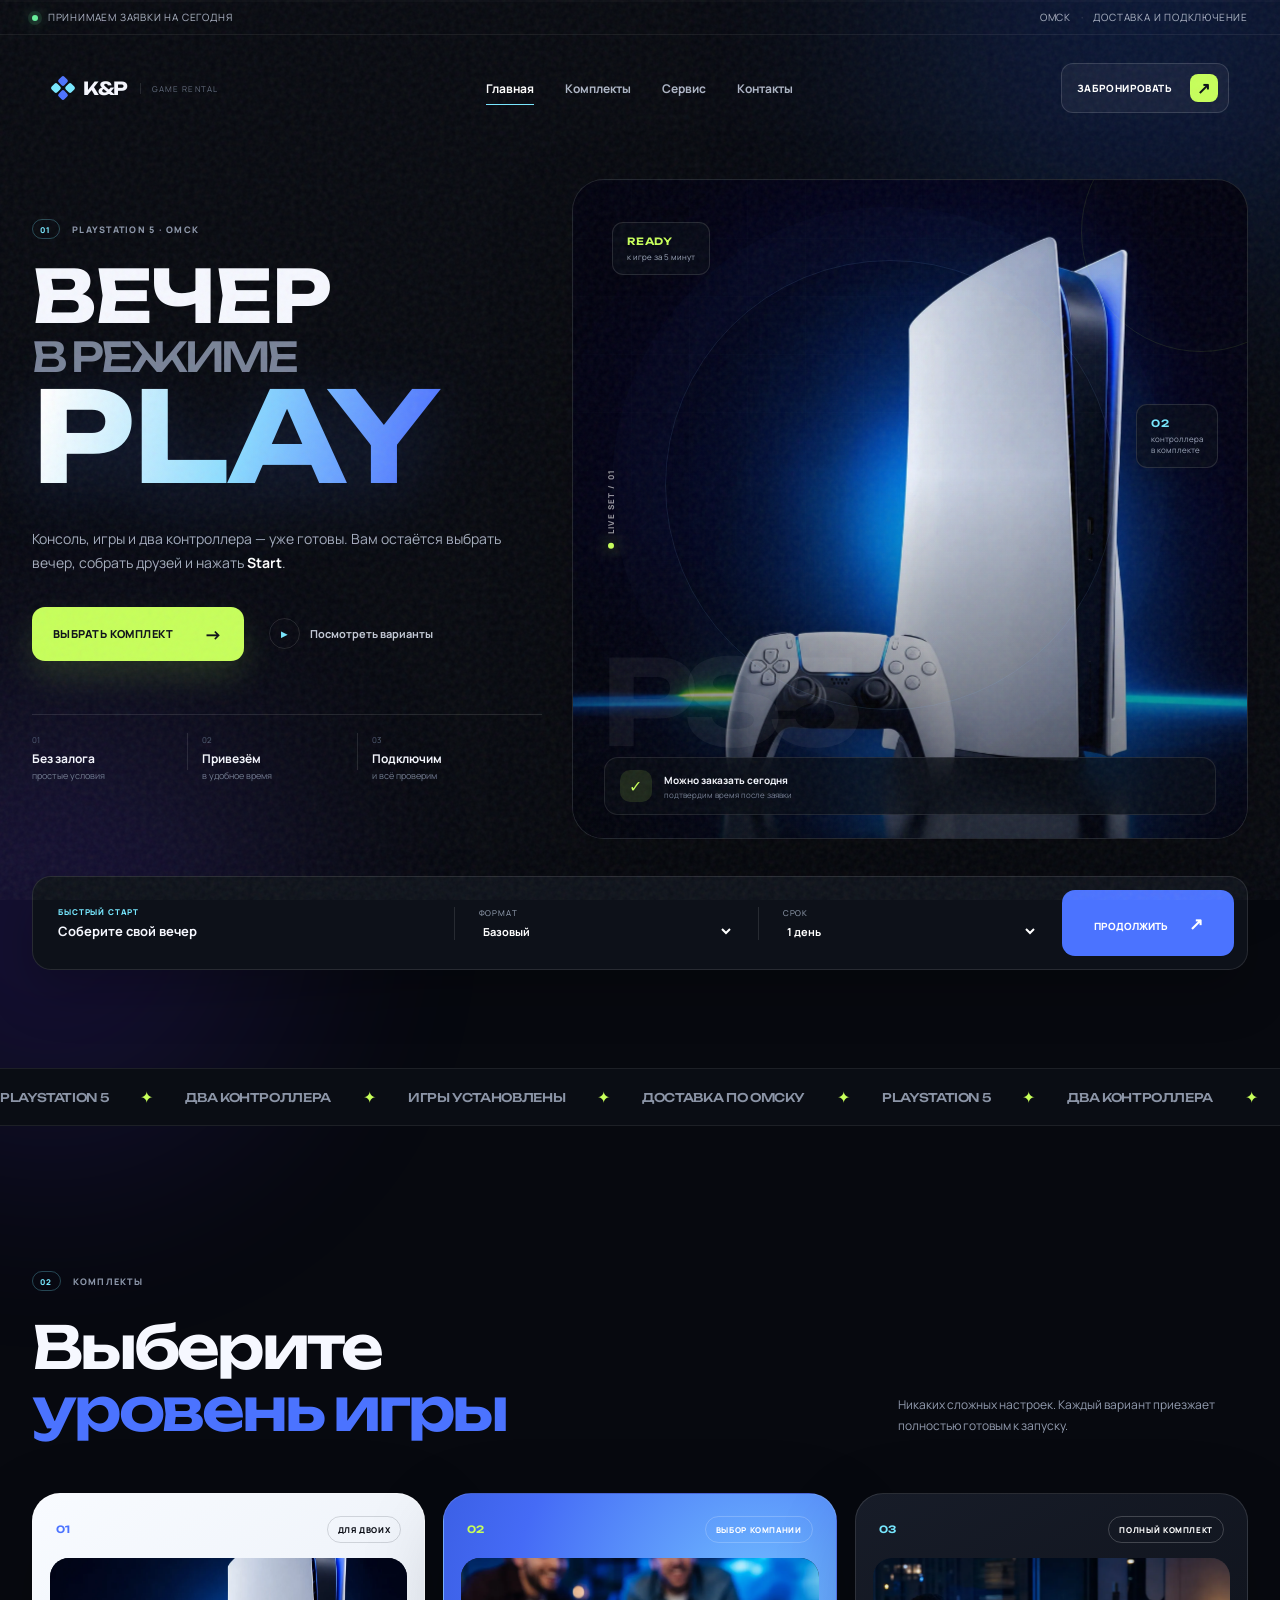
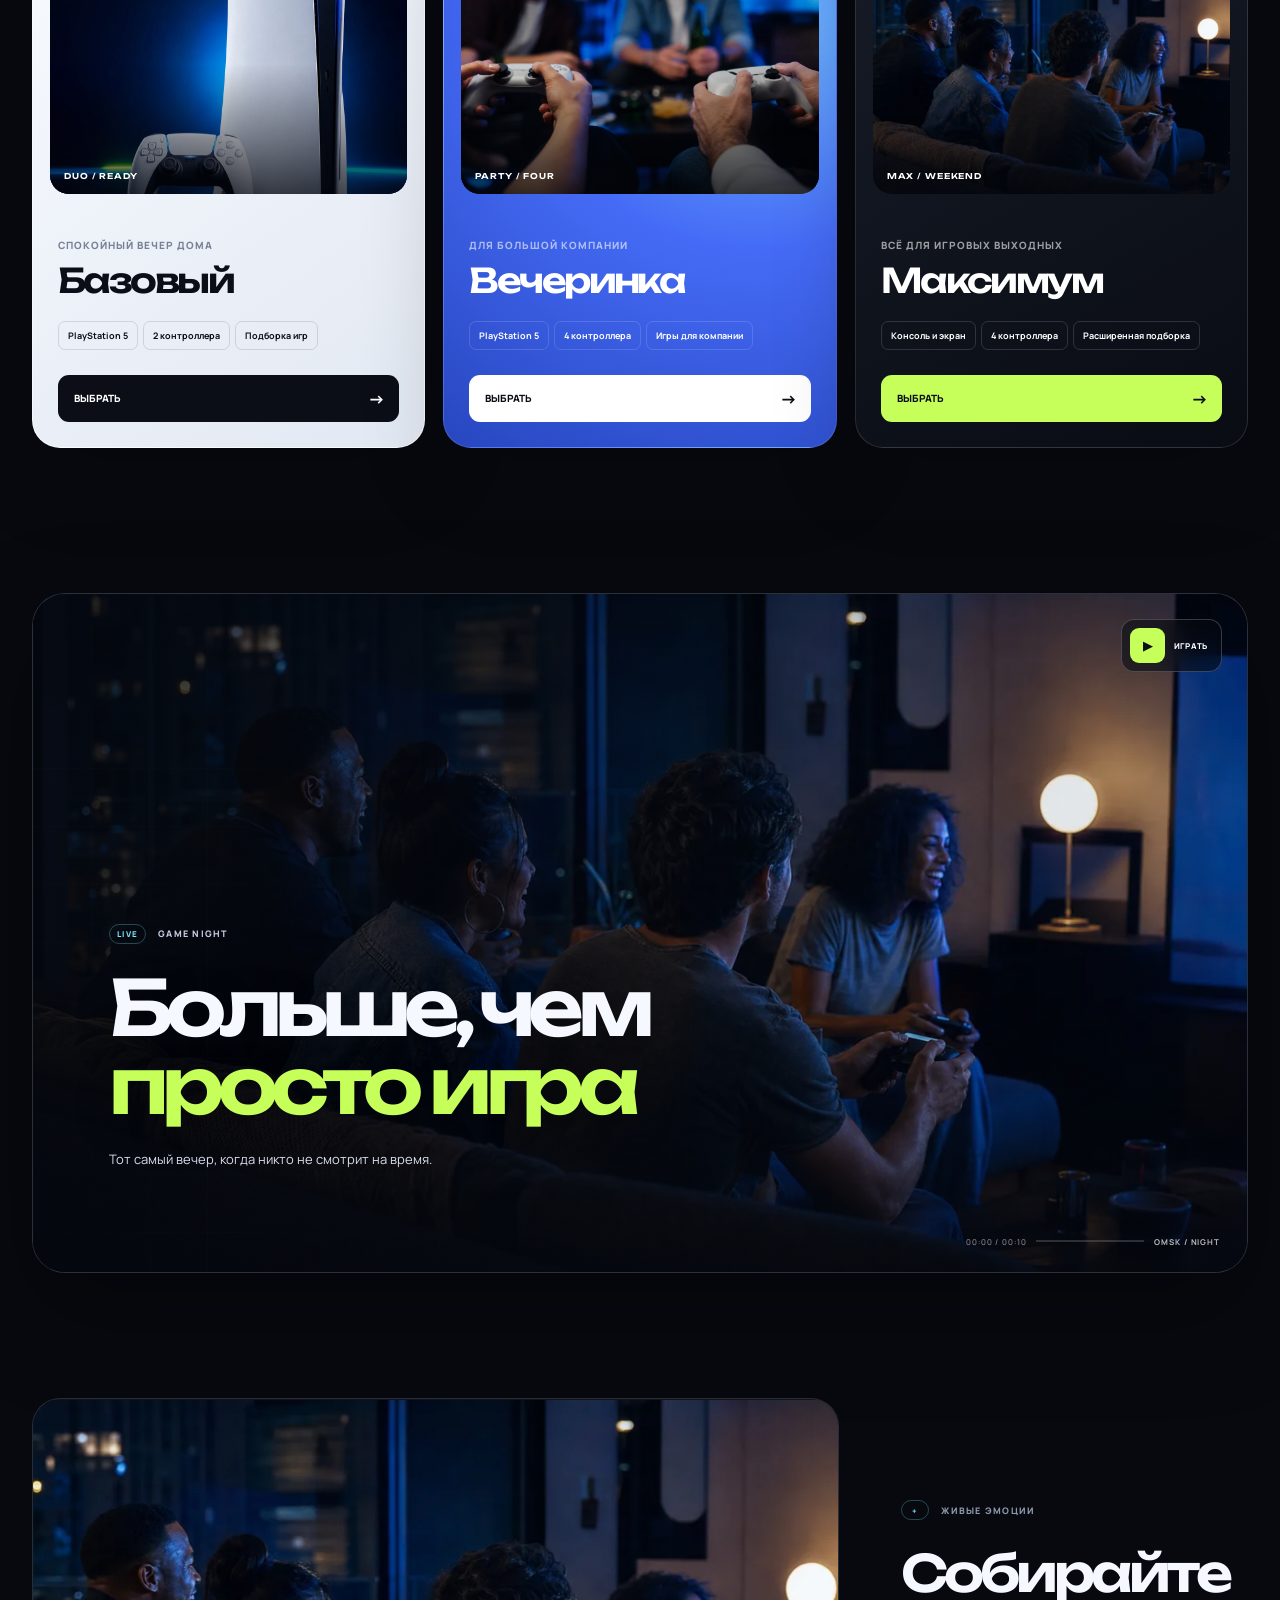
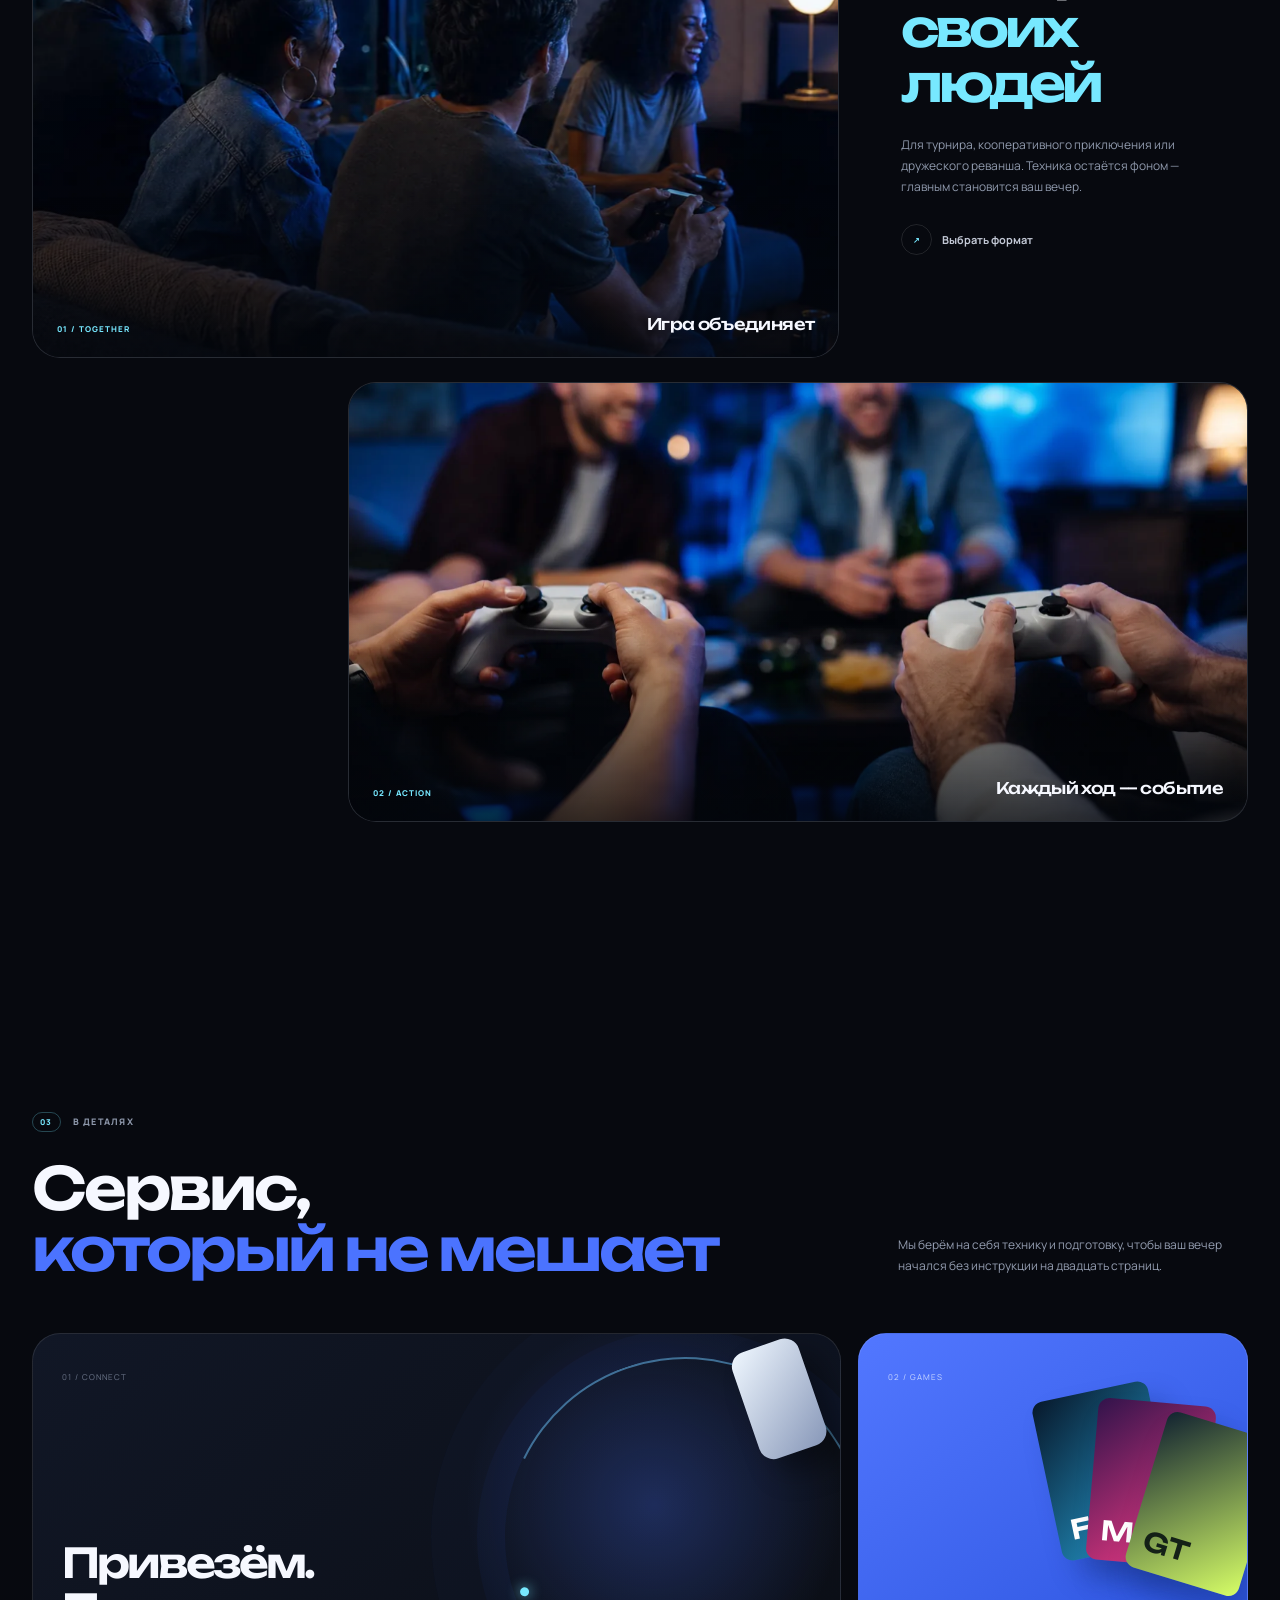
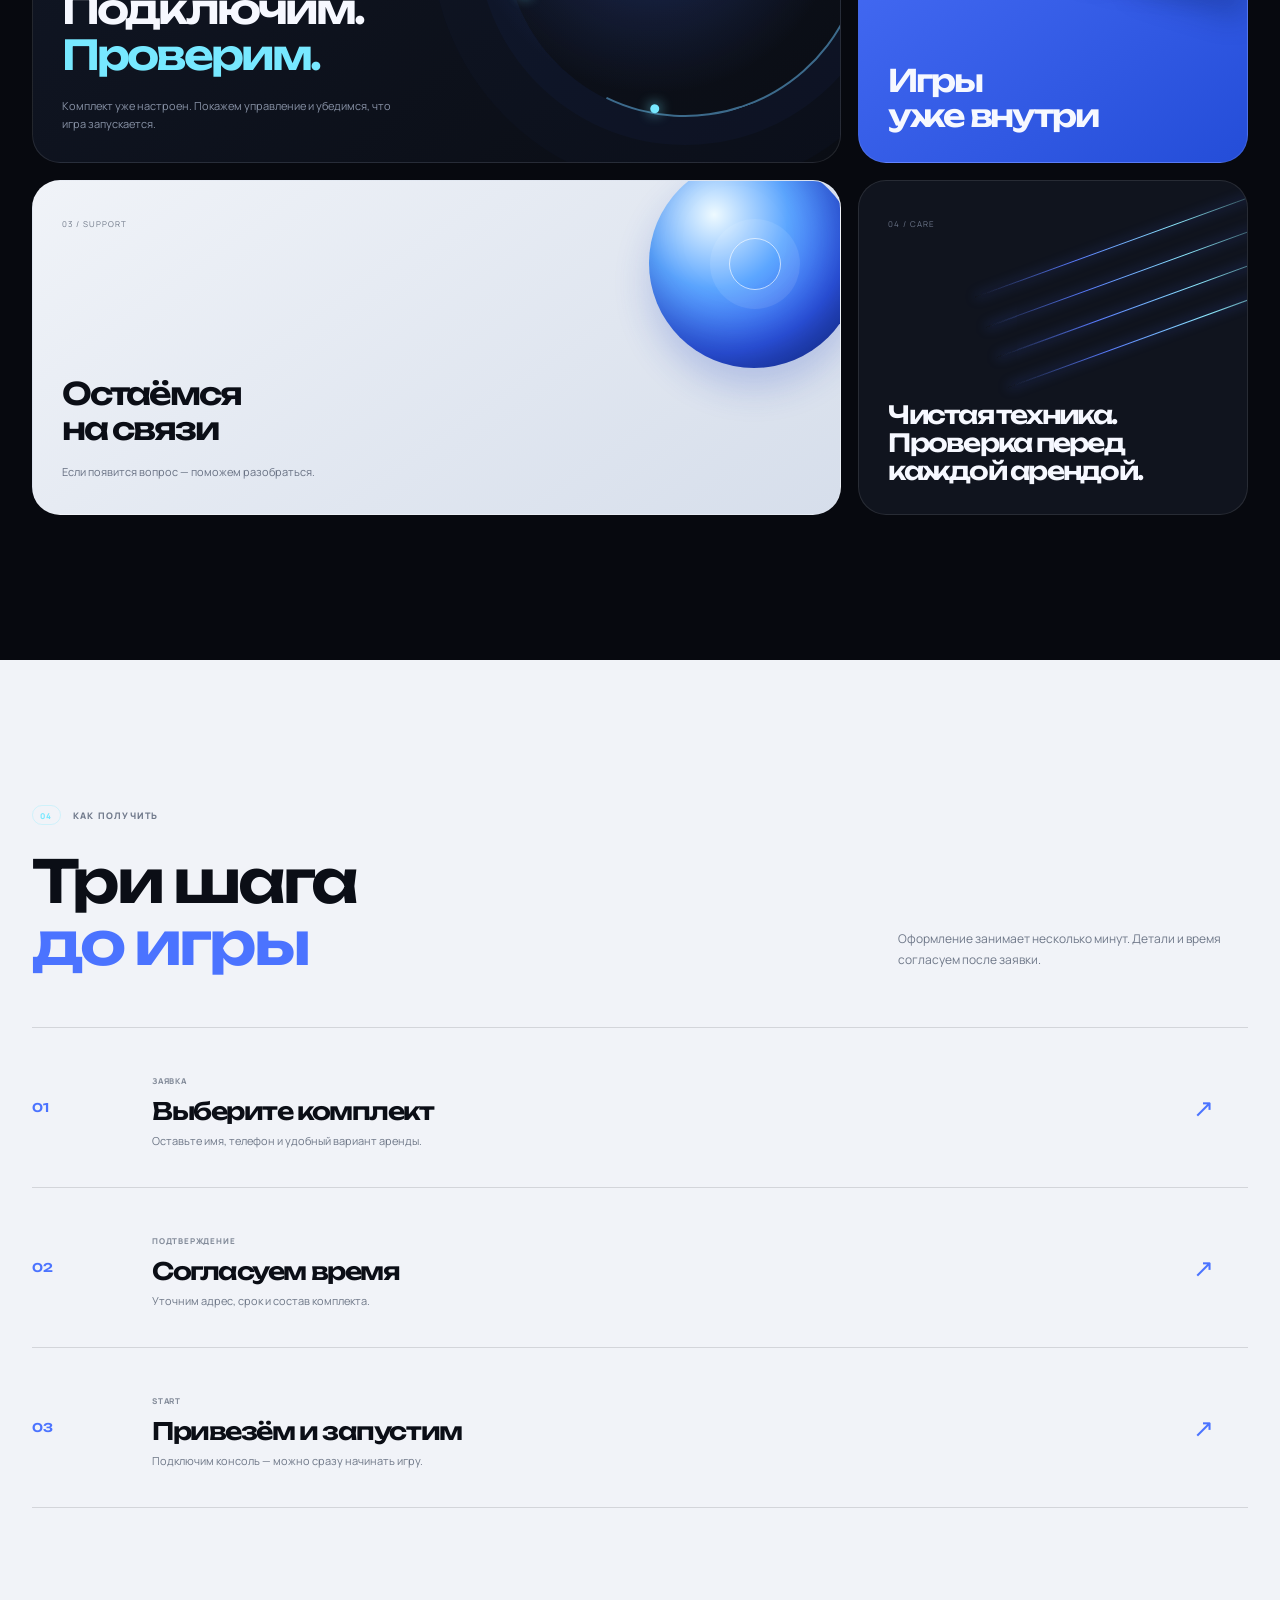
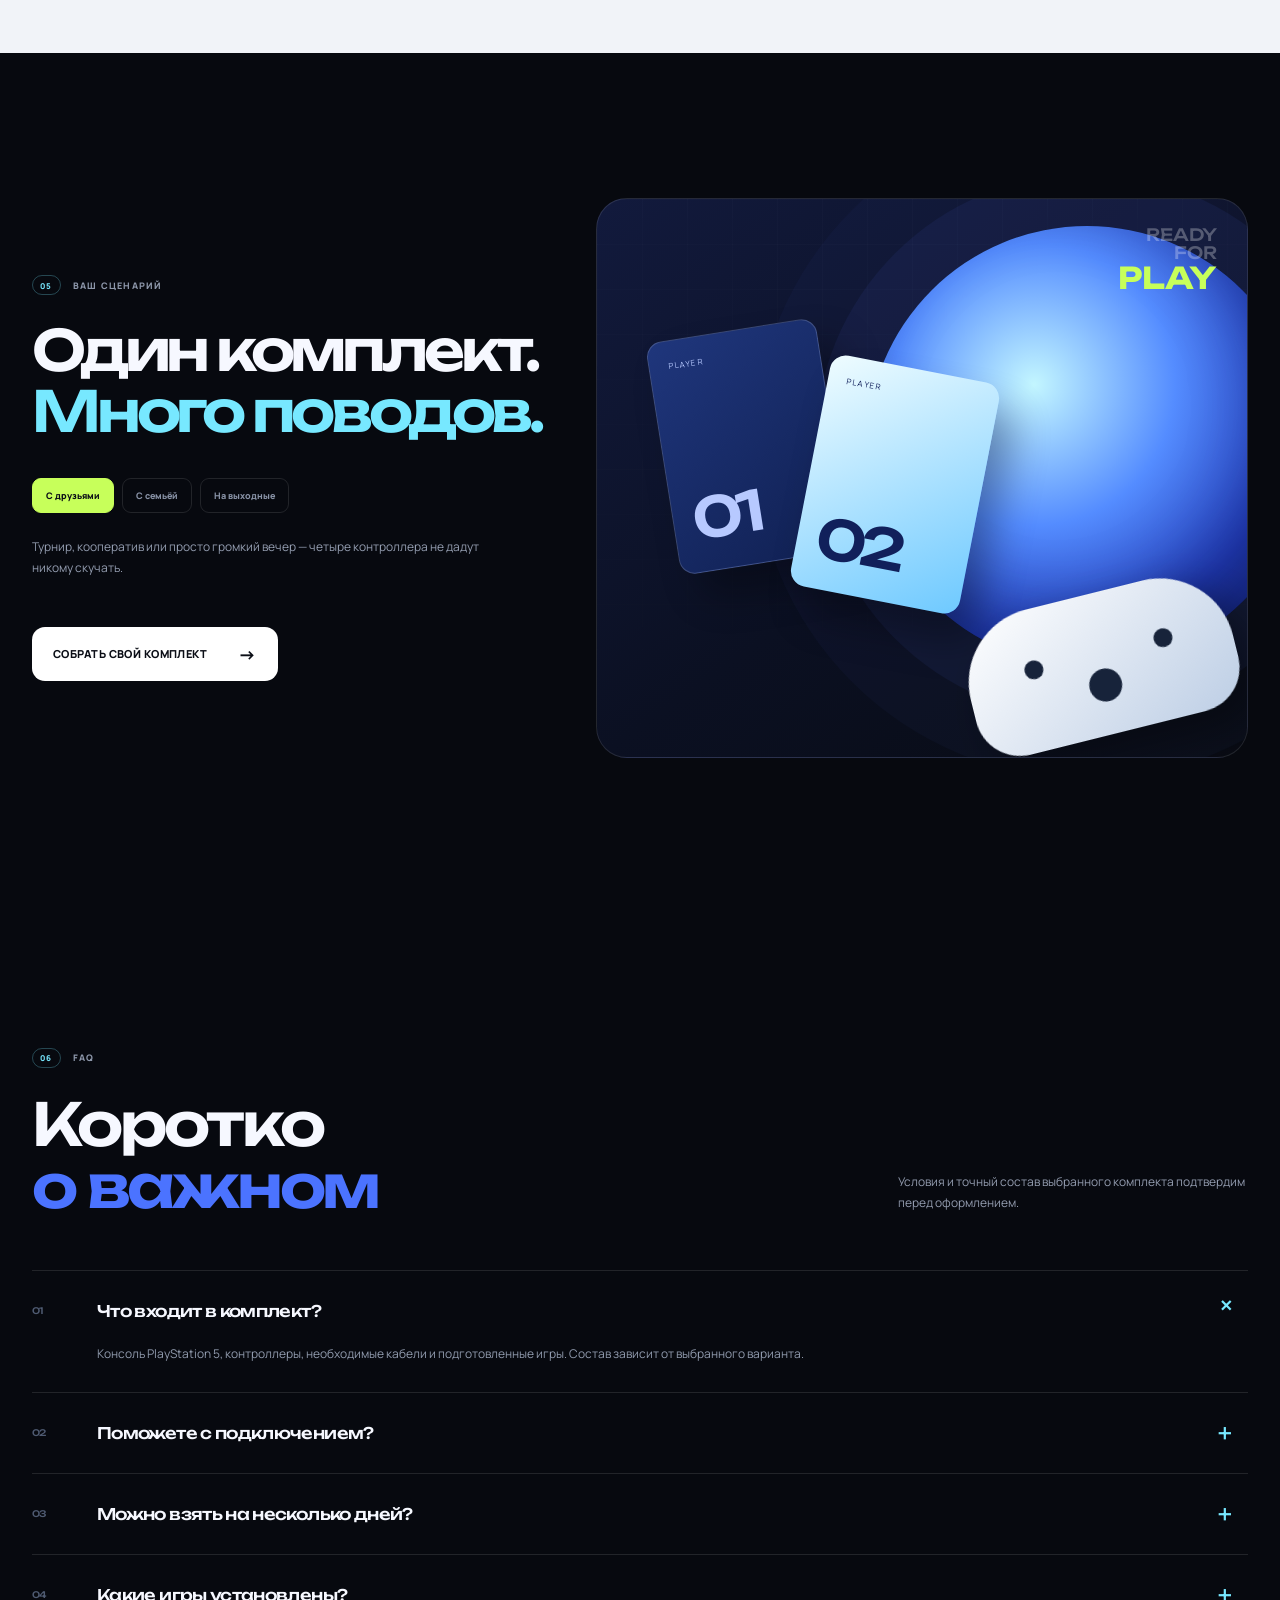
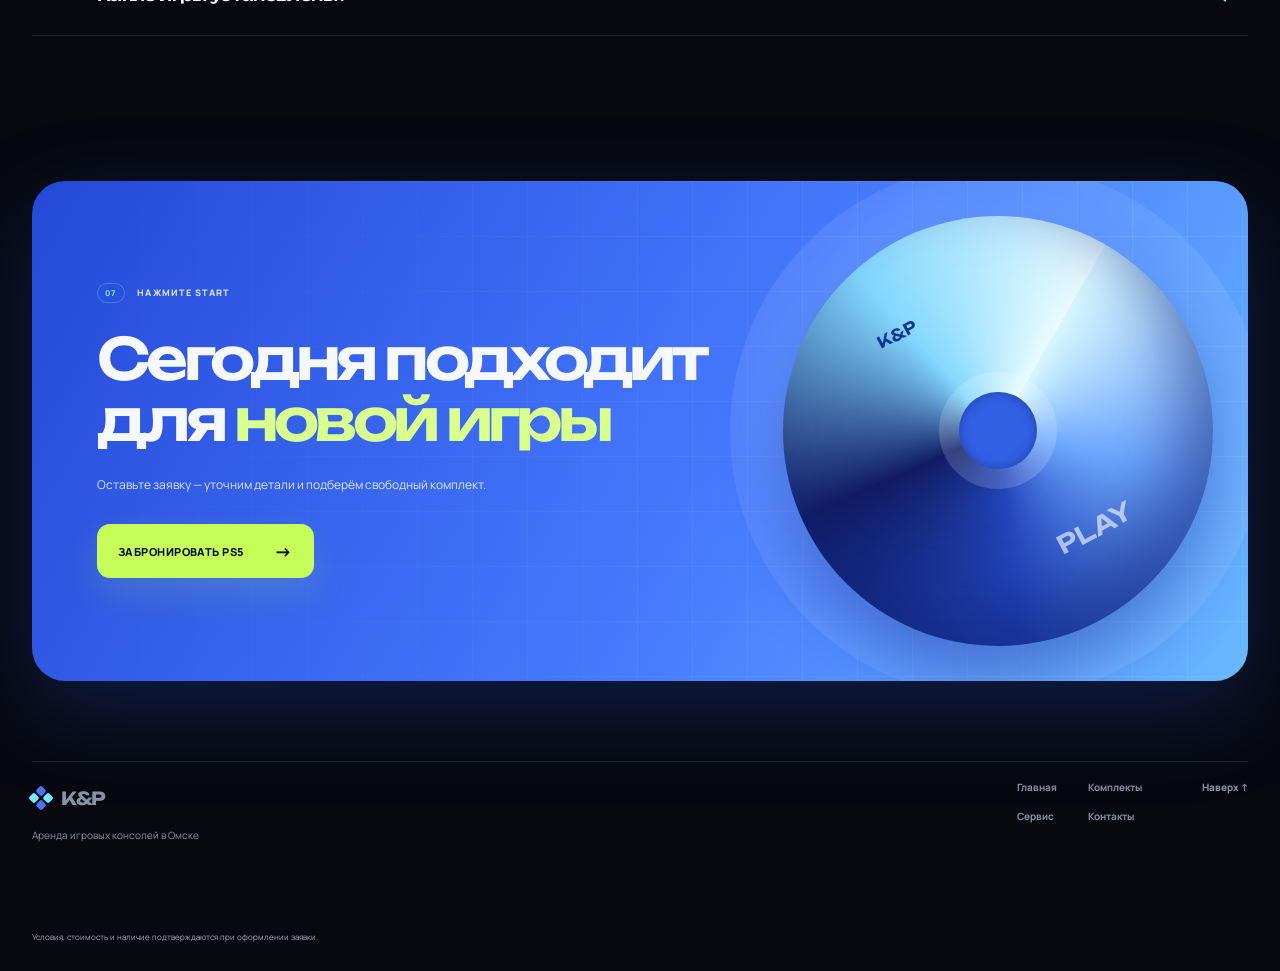
<file: index.html>
<!doctype html>
<html lang="ru">
  <head>
    <meta charset="UTF-8" />
    <meta name="viewport" content="width=device-width, initial-scale=1" />
    <meta name="theme-color" content="#07090f" />
    <meta
      name="description"
      content="K&P — аренда PlayStation 5 в Омске. Привезём, подключим и подготовим всё для игры."
    />
    <title>K&P — аренда PlayStation 5 в Омске</title>
    <link rel="icon" href="assets/favicon.svg?v=1" type="image/svg+xml" sizes="any" />
    <link rel="preconnect" href="https://fonts.googleapis.com" />
    <link rel="preconnect" href="https://fonts.gstatic.com" crossorigin />
    <link
      href="https://fonts.googleapis.com/css2?family=Manrope:wght@400;500;600;700;800&family=Unbounded:wght@500;600;700&display=swap"
      rel="stylesheet"
    />
    <link rel="stylesheet" href="styles.css" />
  </head>
  <body data-page="home">
    <a class="skip-link" href="#content">Перейти к содержанию</a>
    <div class="ambient ambient-one" aria-hidden="true"></div>
    <div class="ambient ambient-two" aria-hidden="true"></div>
    <div class="scroll-progress" aria-hidden="true"><i data-scroll-progress></i></div>

    <div class="topline">
      <div class="shell topline-inner">
        <p><span class="live-dot"></span> Принимаем заявки на сегодня</p>
        <p>Омск <span>·</span> Доставка и подключение</p>
      </div>
    </div>

    <header class="site-header shell" data-header>
      <a class="brand" href="index.html" aria-label="K&P — на главную">
        <span class="brand-symbol" aria-hidden="true"><i></i><i></i><i></i><i></i></span>
        <span class="brand-name">K&P</span>
        <small>game rental</small>
      </a>
      <nav class="main-nav" aria-label="Главная навигация">
        <a href="index.html" data-nav="home">Главная</a>
        <a href="sets.html" data-nav="sets">Комплекты</a>
        <a href="service.html" data-nav="service">Сервис</a>
        <a href="contacts.html" data-nav="contacts">Контакты</a>
      </nav>
      <button class="menu-toggle" type="button" aria-label="Открыть меню" aria-expanded="false" data-menu-toggle><i></i><i></i></button>
      <button class="nav-cta" type="button" data-open-modal aria-label="Открыть форму бронирования">
        <span>Забронировать</span><b aria-hidden="true">↗</b>
      </button>
    </header>

    <main id="content">
      <section class="hero shell" id="top">
        <div class="hero-copy reveal">
          <p class="eyebrow"><span>01</span> PlayStation 5 · Омск</p>
          <h1><span>Вечер</span><strong>в режиме</strong><em>PLAY</em></h1>
          <p class="hero-lead">
            Консоль, игры и два контроллера — уже готовы. Вам остаётся выбрать вечер,
            собрать друзей и нажать <b>Start</b>.
          </p>
          <div class="hero-actions">
            <button class="button button-accent" type="button" data-open-modal>
              Выбрать комплект <span>→</span>
            </button>
            <a class="text-link" href="#sets"><i>▶</i> Посмотреть варианты</a>
          </div>
          <ul class="hero-points" aria-label="Что входит в сервис">
            <li><span>01</span><b>Без залога</b><small>простые условия</small></li>
            <li><span>02</span><b>Привезём</b><small>в удобное время</small></li>
            <li><span>03</span><b>Подключим</b><small>и всё проверим</small></li>
          </ul>
        </div>

        <div class="hero-stage hero-stage-photo reveal reveal-delay" data-glow data-tilt>
          <img class="hero-product-photo" src="assets/media/hero-console-v2.webp" alt="Игровая консоль и беспроводной контроллер в синем студийном свете" fetchpriority="high" decoding="async" />
          <div class="stage-grid" aria-hidden="true"></div>
          <div class="orbit orbit-a" aria-hidden="true"></div>
          <div class="orbit orbit-b" aria-hidden="true"></div>
          <div class="stage-label label-top"><span>READY</span><small>к игре за 5 минут</small></div>
          <div class="stage-label label-side"><span>02</span><small>контроллера<br />в комплекте</small></div>
          <div class="stage-word" aria-hidden="true">PS5</div>
          <div class="stage-live-mark" aria-hidden="true"><i></i><span>LIVE SET / 01</span></div>
          <div class="availability">
            <span class="availability-icon">✓</span>
            <p><b>Можно заказать сегодня</b><small>подтвердим время после заявки</small></p>
          </div>
        </div>

        <div class="booking-bar reveal">
          <div class="booking-intro"><span>Быстрый старт</span><b>Соберите свой вечер</b></div>
          <label><span>Формат</span><select id="quick-set" aria-label="Выберите формат"><option value="Базовый">Базовый</option><option value="Вечеринка">Вечеринка</option><option value="Максимум">Максимум</option></select></label>
          <label><span>Срок</span><select id="quick-duration" aria-label="Выберите срок"><option>1 день</option><option>2 дня</option><option>Все выходные</option></select></label>
          <button type="button" class="booking-submit" data-open-modal data-from-quick>Продолжить <span>↗</span></button>
        </div>
      </section>

      <section class="ticker" aria-label="Преимущества аренды">
        <div class="ticker-track">
          <span>PLAYSTATION 5</span><i>✦</i><span>ДВА КОНТРОЛЛЕРА</span><i>✦</i><span>ИГРЫ УСТАНОВЛЕНЫ</span><i>✦</i><span>ДОСТАВКА ПО ОМСКУ</span><i>✦</i>
          <span aria-hidden="true">PLAYSTATION 5</span><i aria-hidden="true">✦</i><span aria-hidden="true">ДВА КОНТРОЛЛЕРА</span><i aria-hidden="true">✦</i><span aria-hidden="true">ИГРЫ УСТАНОВЛЕНЫ</span><i aria-hidden="true">✦</i><span aria-hidden="true">ДОСТАВКА ПО ОМСКУ</span><i aria-hidden="true">✦</i>
        </div>
      </section>

      <section class="packages shell section-space" id="sets">
        <header class="section-heading reveal">
          <div><p class="eyebrow"><span>02</span> Комплекты</p><h2>Выберите<br /><em>уровень игры</em></h2></div>
          <p>Никаких сложных настроек. Каждый вариант приезжает полностью готовым к запуску.</p>
        </header>

        <div class="package-grid">
          <article class="package-card package-white reveal" data-glow data-tilt>
            <div class="package-top"><span class="package-index">01</span><span class="package-tag">для двоих</span></div>
            <div class="package-visual package-media"><img src="assets/media/hero-console-v2.webp" alt="Консоль и контроллер для базового комплекта" loading="lazy" decoding="async" /><span>DUO / READY</span></div>
            <div class="package-content">
              <p>Спокойный вечер дома</p><h3>Базовый</h3>
              <ul><li>PlayStation 5</li><li>2 контроллера</li><li>Подборка игр</li></ul>
              <button type="button" data-open-modal data-package="Базовый">Выбрать <span>→</span></button>
            </div>
          </article>

          <article class="package-card package-blue reveal reveal-delay" data-glow data-tilt>
            <div class="package-top"><span class="package-index">02</span><span class="package-tag">выбор компании</span></div>
            <div class="package-visual package-media"><img src="assets/media/controllers.webp" alt="Игроки с контроллерами для комплекта Вечеринка" loading="lazy" decoding="async" /><span>PARTY / FOUR</span></div>
            <div class="package-content">
              <p>Для большой компании</p><h3>Вечеринка</h3>
              <ul><li>PlayStation 5</li><li>4 контроллера</li><li>Игры для компании</li></ul>
              <button type="button" data-open-modal data-package="Вечеринка">Выбрать <span>→</span></button>
            </div>
          </article>

          <article class="package-card package-dark reveal reveal-delay-two" data-glow data-tilt>
            <div class="package-top"><span class="package-index">03</span><span class="package-tag">полный комплект</span></div>
            <div class="package-visual package-media"><img src="assets/media/game-night.webp" alt="Игровой вечер большой компании для комплекта Максимум" loading="lazy" decoding="async" /><span>MAX / WEEKEND</span></div>
            <div class="package-content">
              <p>Всё для игровых выходных</p><h3>Максимум</h3>
              <ul><li>Консоль и экран</li><li>4 контроллера</li><li>Расширенная подборка</li></ul>
              <button type="button" data-open-modal data-package="Максимум">Выбрать <span>→</span></button>
            </div>
          </article>
        </div>
      </section>

      <section class="cinematic-reel shell reveal" aria-label="Атмосфера игрового вечера" data-glow>
        <video class="reel-video" autoplay muted loop playsinline preload="metadata" poster="assets/media/game-night.webp" data-reel-video>
          <source src="assets/media/game-night-loop.mp4" type="video/mp4" />
        </video>
        <div class="reel-shade" aria-hidden="true"></div>
        <div class="reel-copy">
          <p class="eyebrow"><span>LIVE</span> Game night</p>
          <h2>Больше, чем<br /><em>просто игра</em></h2>
          <p>Тот самый вечер, когда никто не смотрит на время.</p>
        </div>
        <button class="reel-control" type="button" aria-label="Приостановить видео" data-video-toggle><span>Ⅱ</span><small>Пауза</small></button>
        <div class="reel-caption"><span data-video-time>00:00 / 00:10</span><i class="reel-progress"><b data-video-progress></b></i><strong>OMSK / NIGHT</strong></div>
      </section>

      <section class="media-story shell">
        <figure class="story-frame story-frame-wide reveal parallax-media" data-parallax data-glow>
          <img src="assets/media/game-night.webp" alt="Компания друзей играет в консоль вечером" loading="lazy" decoding="async" />
          <figcaption><span>01 / TOGETHER</span><b>Игра объединяет</b></figcaption>
        </figure>
        <div class="story-copy reveal">
          <p class="eyebrow"><span>+</span> Живые эмоции</p>
          <h2>Собирайте<br /><em>своих людей</em></h2>
          <p>Для турнира, кооперативного приключения или дружеского реванша. Техника остаётся фоном — главным становится ваш вечер.</p>
          <a class="text-link" href="sets.html"><i>↗</i> Выбрать формат</a>
        </div>
        <figure class="story-frame story-frame-detail reveal parallax-media" data-parallax data-glow>
          <img src="assets/media/controllers.webp" alt="Крупный план игроков с контроллерами" loading="lazy" decoding="async" />
          <figcaption><span>02 / ACTION</span><b>Каждый ход — событие</b></figcaption>
        </figure>
      </section>

      <section class="benefits shell section-space" id="benefits">
        <header class="section-heading reveal">
          <div><p class="eyebrow"><span>03</span> В деталях</p><h2>Сервис,<br /><em>который не мешает</em></h2></div>
          <p>Мы берём на себя технику и подготовку, чтобы ваш вечер начался без инструкции на двадцать страниц.</p>
        </header>

        <div class="bento-grid">
          <article class="bento bento-large reveal">
            <span class="bento-number">01 / CONNECT</span>
            <div class="bento-copy"><h3>Привезём.<br />Подключим.<br /><em>Проверим.</em></h3><p>Комплект уже настроен. Покажем управление и убедимся, что игра запускается.</p></div>
            <div class="cable-art" aria-hidden="true"><i></i><b></b><em></em></div>
          </article>
          <article class="bento bento-games reveal reveal-delay">
            <span class="bento-number">02 / GAMES</span>
            <h3>Игры<br />уже внутри</h3>
            <div class="game-stack" aria-hidden="true"><i>FC</i><i>MK</i><i>GT</i></div>
          </article>
          <article class="bento bento-support reveal">
            <span class="bento-number">03 / SUPPORT</span>
            <div class="support-orb" aria-hidden="true"><i></i></div>
            <h3>Остаёмся<br />на связи</h3><p>Если появится вопрос — поможем разобраться.</p>
          </article>
          <article class="bento bento-clean reveal reveal-delay">
            <span class="bento-number">04 / CARE</span>
            <h3>Чистая техника.<br />Проверка перед<br />каждой арендой.</h3>
            <div class="care-lines" aria-hidden="true"><i></i><i></i><i></i><i></i></div>
          </article>
        </div>
      </section>

      <section class="steps-section" id="steps">
        <div class="shell section-space">
          <header class="section-heading section-heading-light reveal">
            <div><p class="eyebrow"><span>04</span> Как получить</p><h2>Три шага<br /><em>до игры</em></h2></div>
            <p>Оформление занимает несколько минут. Детали и время согласуем после заявки.</p>
          </header>
          <ol class="step-list">
            <li class="reveal"><span class="step-index">01</span><div><small>Заявка</small><h3>Выберите комплект</h3><p>Оставьте имя, телефон и удобный вариант аренды.</p></div><b>↗</b></li>
            <li class="reveal"><span class="step-index">02</span><div><small>Подтверждение</small><h3>Согласуем время</h3><p>Уточним адрес, срок и состав комплекта.</p></div><b>↗</b></li>
            <li class="reveal"><span class="step-index">03</span><div><small>Start</small><h3>Привезём и запустим</h3><p>Подключим консоль — можно сразу начинать игру.</p></div><b>↗</b></li>
          </ol>
        </div>
      </section>

      <section class="game-night shell section-space reveal">
        <div class="night-copy">
          <p class="eyebrow"><span>05</span> Ваш сценарий</p>
          <h2>Один комплект.<br /><em>Много поводов.</em></h2>
          <div class="scenario-tabs" aria-label="Сценарии аренды">
            <button class="is-active" type="button" aria-pressed="true" data-scenario="friends">С друзьями</button>
            <button type="button" aria-pressed="false" data-scenario="family">С семьёй</button>
            <button type="button" aria-pressed="false" data-scenario="weekend">На выходные</button>
          </div>
          <p class="scenario-copy" data-scenario-copy>Турнир, кооператив или просто громкий вечер — четыре контроллера не дадут никому скучать.</p>
          <button class="button button-light" type="button" data-open-modal>Собрать свой комплект <span>→</span></button>
        </div>
        <div class="night-art" aria-hidden="true">
          <div class="night-sun"></div>
          <div class="night-card card-a"><span>PLAYER</span><b>01</b></div>
          <div class="night-card card-b"><span>PLAYER</span><b>02</b></div>
          <div class="night-pad"><i></i><i></i><b></b></div>
          <div class="night-caption">READY<br />FOR<br /><strong>PLAY</strong></div>
        </div>
      </section>

      <section class="faq shell section-space" id="faq">
        <header class="section-heading reveal">
          <div><p class="eyebrow"><span>06</span> FAQ</p><h2>Коротко<br /><em>о важном</em></h2></div>
          <p>Условия и точный состав выбранного комплекта подтвердим перед оформлением.</p>
        </header>
        <div class="faq-list reveal">
          <details open><summary><span>01</span>Что входит в комплект?<b>+</b></summary><p>Консоль PlayStation 5, контроллеры, необходимые кабели и подготовленные игры. Состав зависит от выбранного варианта.</p></details>
          <details><summary><span>02</span>Поможете с подключением?<b>+</b></summary><p>Да. Доставим оборудование, подключим его к экрану и проверим запуск.</p></details>
          <details><summary><span>03</span>Можно взять на несколько дней?<b>+</b></summary><p>Да. Укажите желаемый срок в заявке — подберём подходящий вариант.</p></details>
          <details><summary><span>04</span>Какие игры установлены?<b>+</b></summary><p>Подборка может меняться. Расскажите, что вам нравится, и мы уточним доступные игры перед арендой.</p></details>
        </div>
      </section>

      <section class="final-cta shell reveal">
        <div class="final-copy">
          <p class="eyebrow"><span>07</span> Нажмите Start</p>
          <h2>Сегодня подходит<br />для <em>новой игры</em></h2>
          <p>Оставьте заявку — уточним детали и подберём свободный комплект.</p>
          <button class="button button-accent" type="button" data-open-modal>Забронировать PS5 <span>→</span></button>
        </div>
        <div class="final-disc" aria-hidden="true"><span>K&P</span><i></i><b>PLAY</b></div>
      </section>
    </main>

    <footer class="site-footer shell">
      <div class="footer-brand"><a class="brand" href="index.html"><span class="brand-symbol"><i></i><i></i><i></i><i></i></span><span class="brand-name">K&P</span></a><p>Аренда игровых консолей в Омске</p></div>
      <nav aria-label="Навигация в подвале"><a href="index.html">Главная</a><a href="sets.html">Комплекты</a><a href="service.html">Сервис</a><a href="contacts.html">Контакты</a></nav>
      <a class="to-top" href="#top">Наверх ↑</a>
      <p class="footer-note">Условия, стоимость и наличие подтверждаются при оформлении заявки.</p>
    </footer>

    <dialog class="booking-modal" aria-labelledby="booking-title">
      <button class="modal-close" type="button" aria-label="Закрыть форму" data-close-modal>×</button>
      <div class="modal-index">K&P / BOOKING</div>
      <p class="eyebrow"><span>01</span> Заявка на аренду</p>
      <h2 id="booking-title">Ваш вечер<br /><em>начинается здесь</em></h2>
      <form id="booking-form">
        <div class="form-row">
          <label><span>Ваше имя</span><input name="name" autocomplete="name" placeholder="Как к вам обращаться" required /></label>
          <label><span>Телефон</span><input name="phone" inputmode="tel" autocomplete="tel" placeholder="+7 (___) ___-__-__" required /></label>
        </div>
        <div class="form-row">
          <label><span>Комплект</span><select name="package" id="modal-package"><option>Базовый</option><option>Вечеринка</option><option>Максимум</option></select></label>
          <label><span>Срок</span><select name="duration" id="modal-duration"><option>1 день</option><option>2 дня</option><option>Все выходные</option></select></label>
        </div>
        <label><span>Комментарий</span><textarea name="comment" rows="3" placeholder="Дата, район или пожелания к играм"></textarea></label>
        <button class="button button-accent" type="submit">Оставить заявку <span>→</span></button>
      </form>
      <p class="form-note">Форма не отправляет данные без подключённого канала приёма заявок.</p>
    </dialog>

    <div class="toast" role="status" aria-live="polite">
      <span>i</span><p><b>Демо-форма</b><small>Данные сохранены в форме, но пока не отправлены.</small></p>
    </div>
    <script src="script.js"></script>
  </body>
</html>
</file>
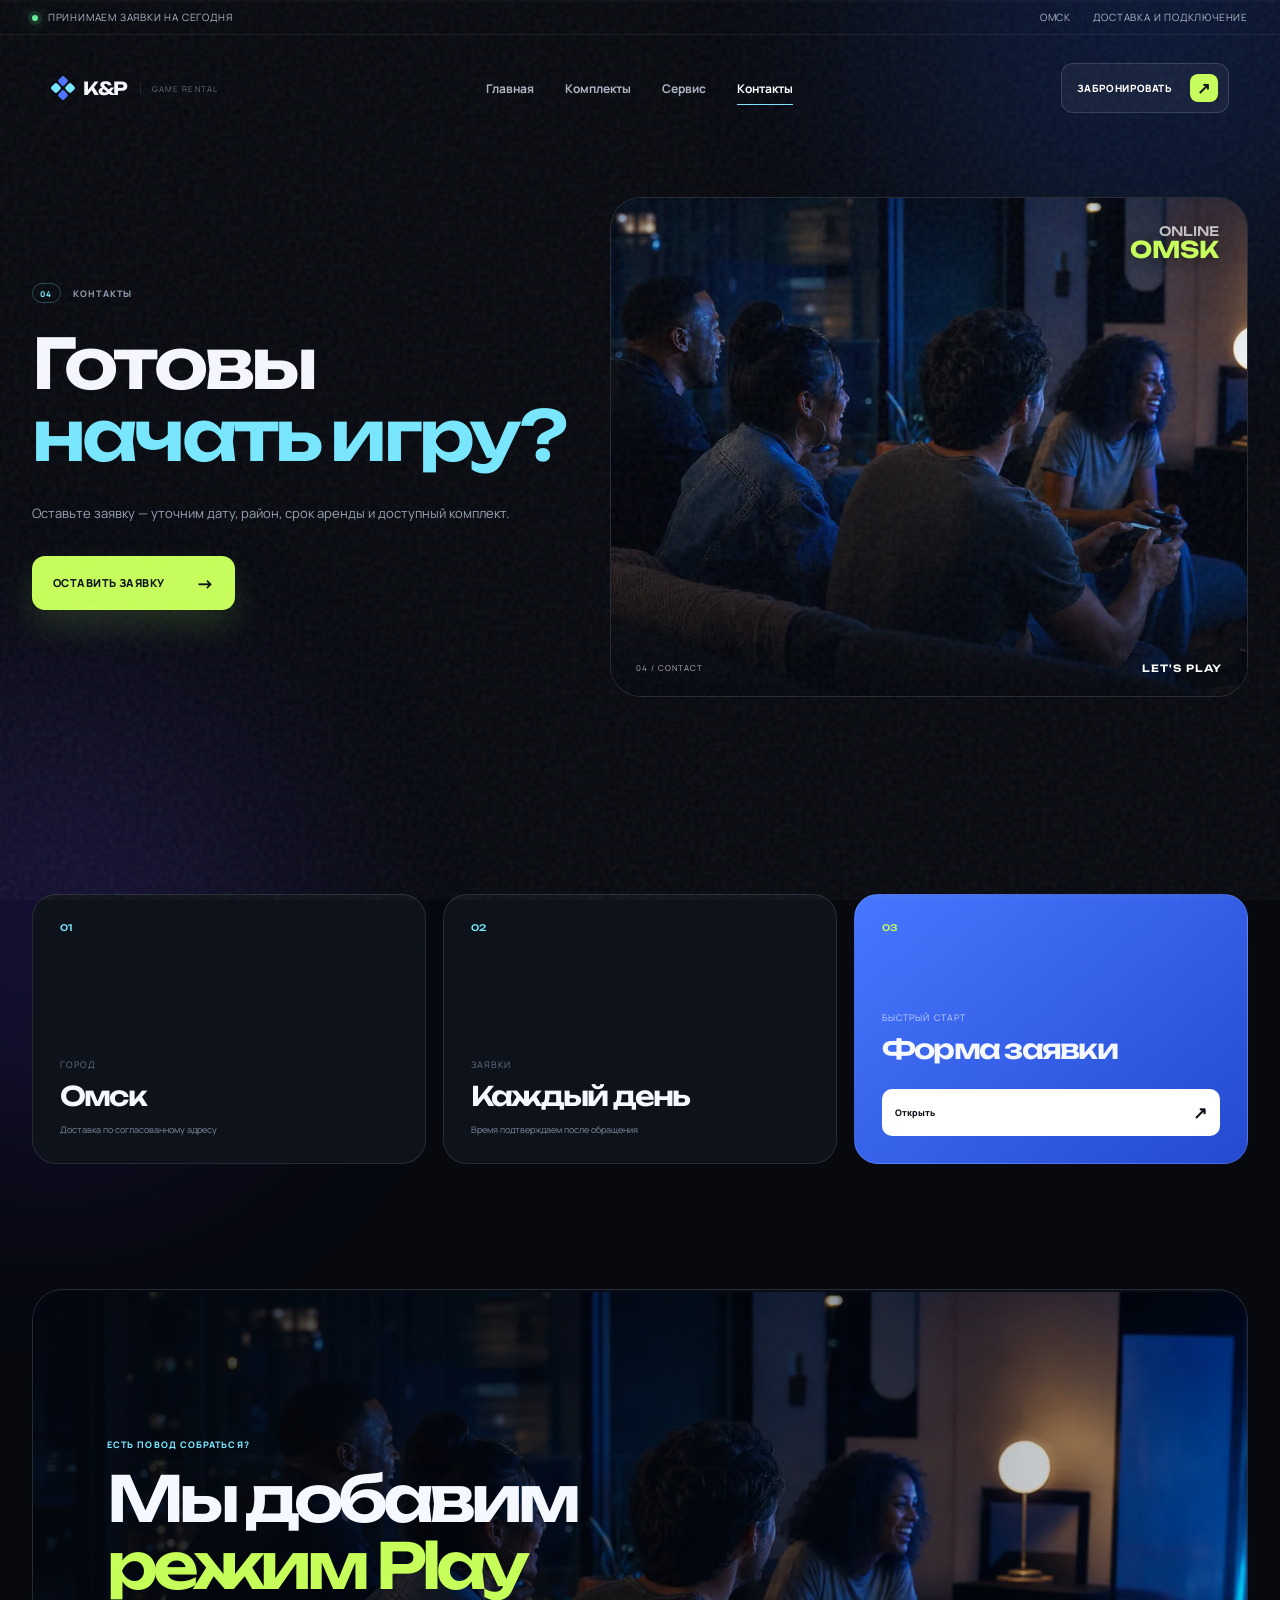
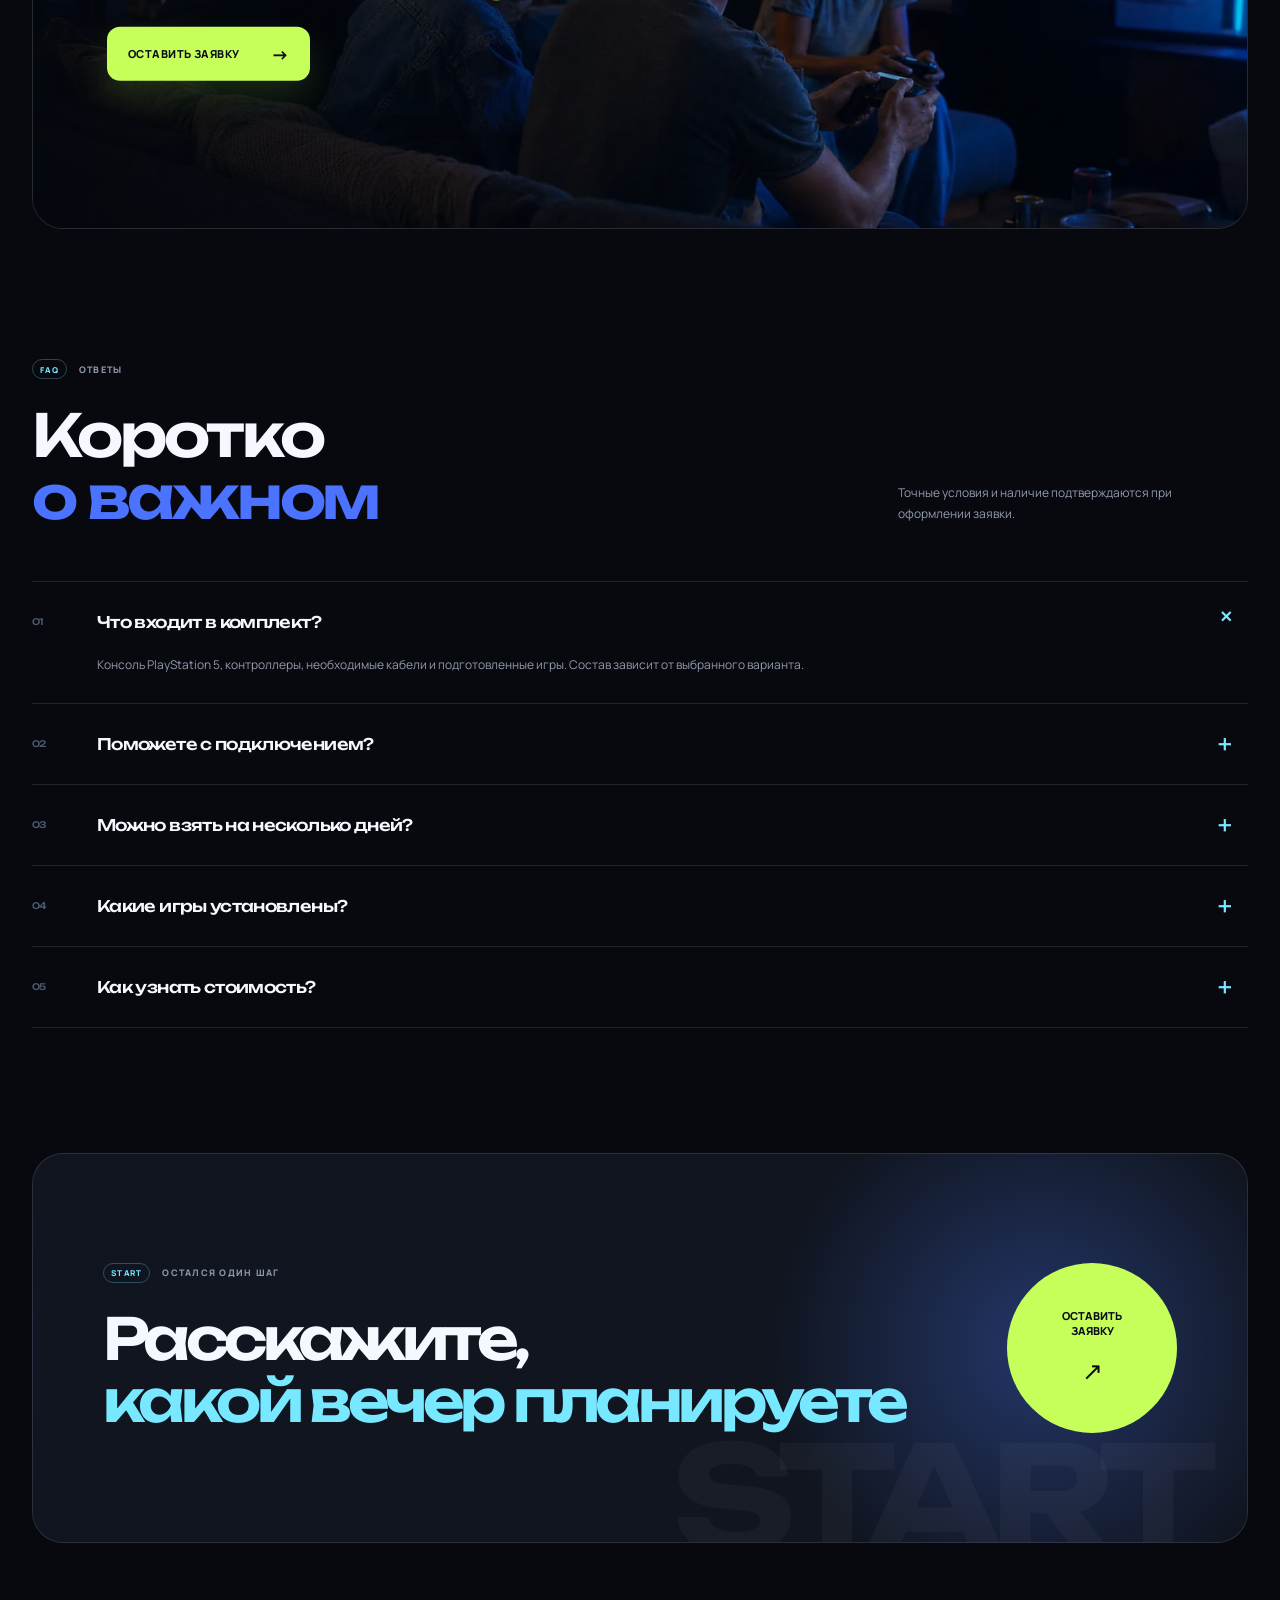
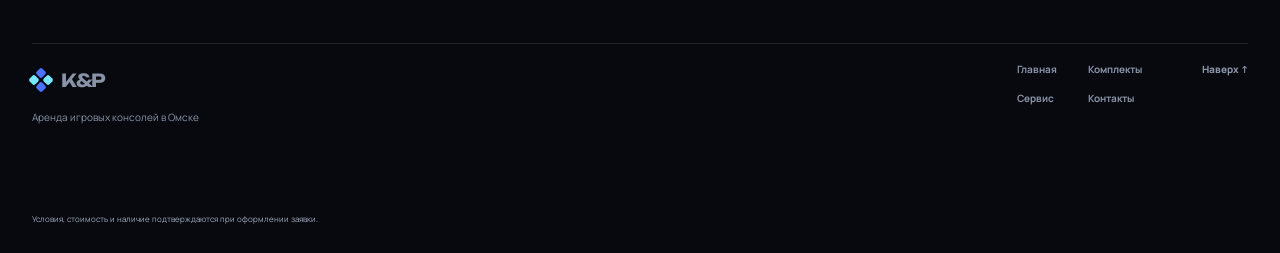
<file: contacts.html>
<!doctype html>
<html lang="ru">
  <head>
    <meta charset="UTF-8" /><meta name="viewport" content="width=device-width, initial-scale=1" /><meta name="theme-color" content="#07090f" /><meta name="description" content="Контакты и ответы на вопросы об аренде PlayStation 5 K&P в Омске." /><title>Контакты — K&P</title>
    <link rel="icon" href="assets/favicon.svg?v=1" type="image/svg+xml" sizes="any" />
    <link rel="preconnect" href="https://fonts.googleapis.com" /><link rel="preconnect" href="https://fonts.gstatic.com" crossorigin /><link href="https://fonts.googleapis.com/css2?family=Manrope:wght@400;500;600;700;800&family=Unbounded:wght@500;600;700&display=swap" rel="stylesheet" /><link rel="stylesheet" href="styles.css" />
  </head>
  <body class="inner-page" data-page="contacts">
    <a class="skip-link" href="#content">Перейти к содержанию</a><div class="ambient ambient-one" aria-hidden="true"></div><div class="ambient ambient-two" aria-hidden="true"></div><div class="scroll-progress" aria-hidden="true"><i data-scroll-progress></i></div>
    <div class="topline"><div class="shell topline-inner"><p><span class="live-dot"></span> Принимаем заявки на сегодня</p><p>Омск <span>·</span> Доставка и подключение</p></div></div>
    <header class="site-header shell" data-header><a class="brand" href="index.html" aria-label="K&P — на главную"><span class="brand-symbol"><i></i><i></i><i></i><i></i></span><span class="brand-name">K&P</span><small>game rental</small></a><nav class="main-nav" aria-label="Главная навигация"><a href="index.html" data-nav="home">Главная</a><a href="sets.html" data-nav="sets">Комплекты</a><a href="service.html" data-nav="service">Сервис</a><a href="contacts.html" data-nav="contacts">Контакты</a></nav><button class="menu-toggle" type="button" aria-label="Открыть меню" aria-expanded="false" data-menu-toggle><i></i><i></i></button><button class="nav-cta" type="button" data-open-modal aria-label="Открыть форму бронирования"><span>Забронировать</span><b aria-hidden="true">↗</b></button></header>
    <main id="content">
      <section class="inner-hero shell"><div class="inner-hero-copy reveal"><p class="eyebrow"><span>04</span> Контакты</p><h1>Готовы<br /><em>начать игру?</em></h1><p>Оставьте заявку — уточним дату, район, срок аренды и доступный комплект.</p><button class="button button-accent" type="button" data-open-modal>Оставить заявку <span>→</span></button></div><div class="inner-hero-art inner-photo-art contact-hero-art reveal reveal-delay" data-glow data-tilt><img src="assets/media/game-night.webp" alt="Компания друзей играет в консоль вечером" fetchpriority="high" decoding="async" /><div class="inner-photo-shade" aria-hidden="true"></div><div class="art-stamp">ONLINE<br /><strong>OMSK</strong></div><div class="inner-photo-meta"><span>04 / CONTACT</span><b>LET'S PLAY</b></div></div></section>
      <section class="contact-cards shell inner-section"><h2 class="sr-only">Как оформить аренду</h2><article class="contact-card reveal"><span>01</span><p>Город</p><h3>Омск</h3><small>Доставка по согласованному адресу</small></article><article class="contact-card reveal reveal-delay"><span>02</span><p>Заявки</p><h3>Каждый день</h3><small>Время подтверждаем после обращения</small></article><article class="contact-card contact-card-accent reveal reveal-delay-two"><span>03</span><p>Быстрый старт</p><h3>Форма заявки</h3><button type="button" data-open-modal>Открыть <b>↗</b></button></article></section>
      <section class="contact-life shell reveal parallax-media" data-parallax data-glow>
        <img src="assets/media/game-night.webp" alt="Друзья проводят вечер за консольной игрой" loading="lazy" decoding="async" />
        <div class="contact-life-overlay"><p>Есть повод собраться?</p><h2>Мы добавим<br /><em>режим Play</em></h2><button class="button button-accent" type="button" data-open-modal>Оставить заявку <span>→</span></button></div>
      </section>
      <section class="faq shell inner-section" id="faq"><header class="section-heading reveal"><div><p class="eyebrow"><span>FAQ</span> Ответы</p><h2>Коротко<br /><em>о важном</em></h2></div><p>Точные условия и наличие подтверждаются при оформлении заявки.</p></header><div class="faq-list reveal"><details open><summary><span>01</span>Что входит в комплект?<b>+</b></summary><p>Консоль PlayStation 5, контроллеры, необходимые кабели и подготовленные игры. Состав зависит от выбранного варианта.</p></details><details><summary><span>02</span>Поможете с подключением?<b>+</b></summary><p>Да. Доставим оборудование, подключим его к экрану и проверим запуск.</p></details><details><summary><span>03</span>Можно взять на несколько дней?<b>+</b></summary><p>Да. Укажите желаемый срок в заявке — подберём подходящий вариант.</p></details><details><summary><span>04</span>Какие игры установлены?<b>+</b></summary><p>Подборка может меняться. Расскажите, что вам нравится, и мы уточним доступные игры перед арендой.</p></details><details><summary><span>05</span>Как узнать стоимость?<b>+</b></summary><p>Выберите комплект и срок аренды. Итоговые условия сообщим до подтверждения заказа.</p></details></div></section>
      <section class="contact-final shell reveal"><div><p class="eyebrow"><span>START</span> Остался один шаг</p><h2>Расскажите,<br /><em>какой вечер планируете</em></h2></div><button class="round-action" type="button" data-open-modal><span>Оставить<br />заявку</span><b>↗</b></button></section>
    </main>
    <footer class="site-footer shell"><div class="footer-brand"><a class="brand" href="index.html"><span class="brand-symbol"><i></i><i></i><i></i><i></i></span><span class="brand-name">K&P</span></a><p>Аренда игровых консолей в Омске</p></div><nav aria-label="Навигация в подвале"><a href="index.html">Главная</a><a href="sets.html">Комплекты</a><a href="service.html">Сервис</a><a href="contacts.html">Контакты</a></nav><a class="to-top" href="#content">Наверх ↑</a><p class="footer-note">Условия, стоимость и наличие подтверждаются при оформлении заявки.</p></footer>
    <dialog class="booking-modal" aria-labelledby="booking-title"><button class="modal-close" type="button" aria-label="Закрыть форму" data-close-modal>×</button><div class="modal-index">K&P / BOOKING</div><p class="eyebrow"><span>01</span> Заявка на аренду</p><h2 id="booking-title">Ваш вечер<br /><em>начинается здесь</em></h2><form id="booking-form"><div class="form-row"><label><span>Ваше имя</span><input name="name" autocomplete="name" placeholder="Как к вам обращаться" required /></label><label><span>Телефон</span><input name="phone" inputmode="tel" autocomplete="tel" placeholder="+7 (___) ___-__-__" required /></label></div><div class="form-row"><label><span>Комплект</span><select name="package" id="modal-package"><option>Базовый</option><option>Вечеринка</option><option>Максимум</option></select></label><label><span>Срок</span><select name="duration" id="modal-duration"><option>1 день</option><option>2 дня</option><option>Все выходные</option></select></label></div><label><span>Комментарий</span><textarea name="comment" rows="3" placeholder="Дата, район или пожелания к играм"></textarea></label><button class="button button-accent" type="submit">Оставить заявку <span>→</span></button></form><p class="form-note">Форма не отправляет данные без подключённого канала приёма заявок.</p></dialog><div class="toast" role="status" aria-live="polite"><span>i</span><p><b>Демо-форма</b><small>Данные сохранены в форме, но пока не отправлены.</small></p></div><script src="script.js"></script>
  </body>
</html>
</file>
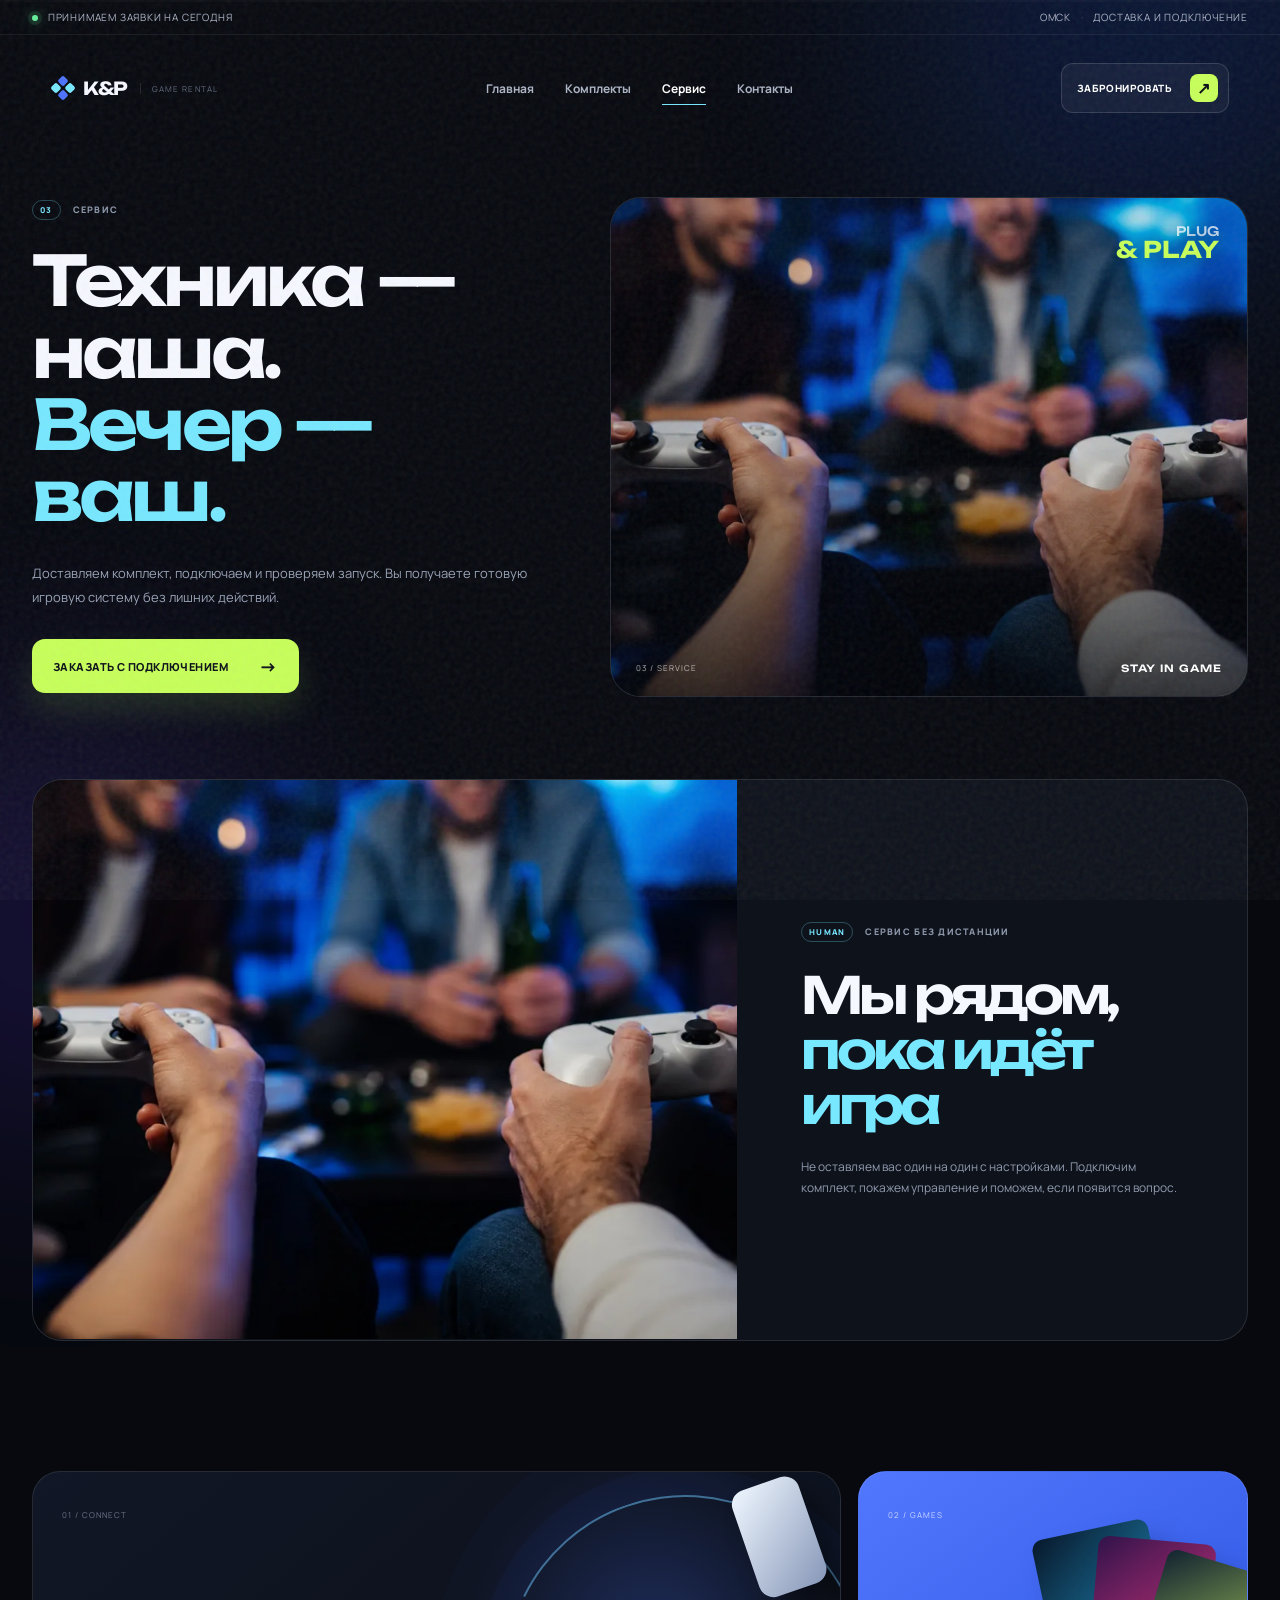
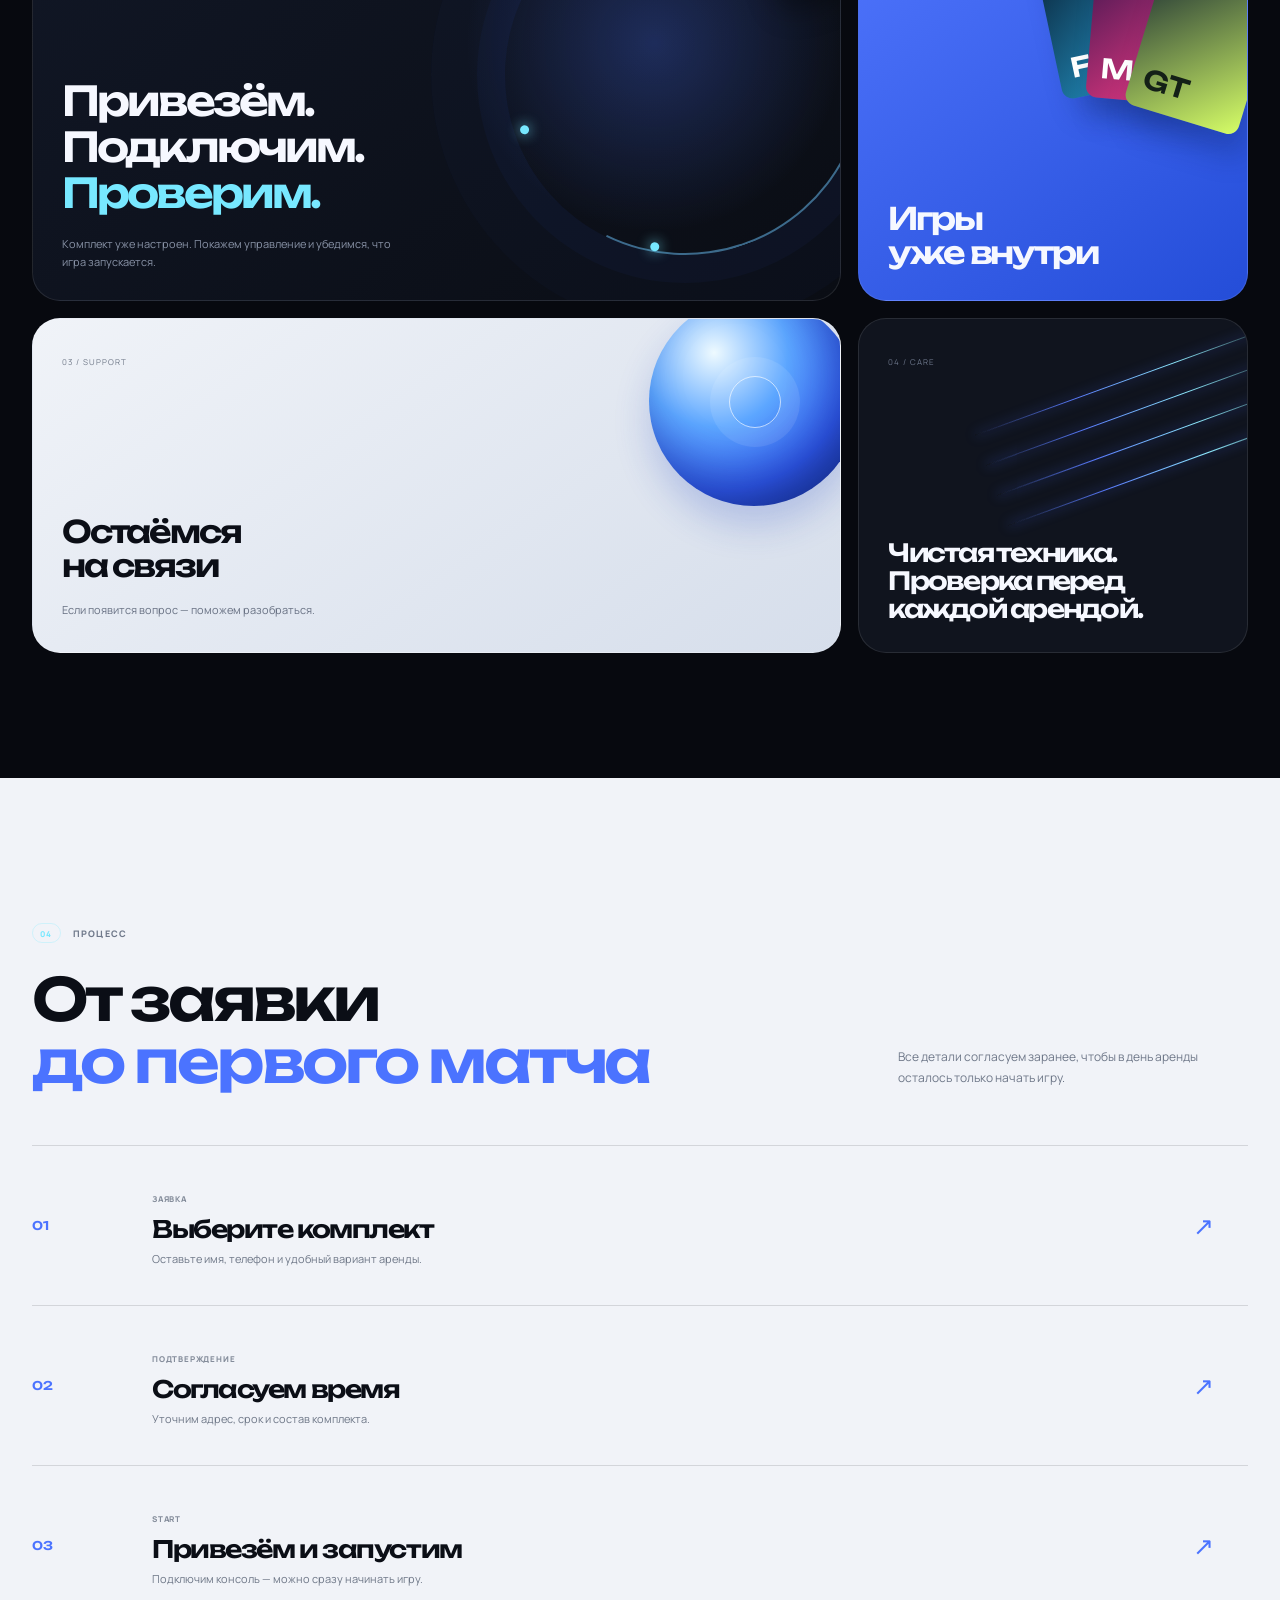
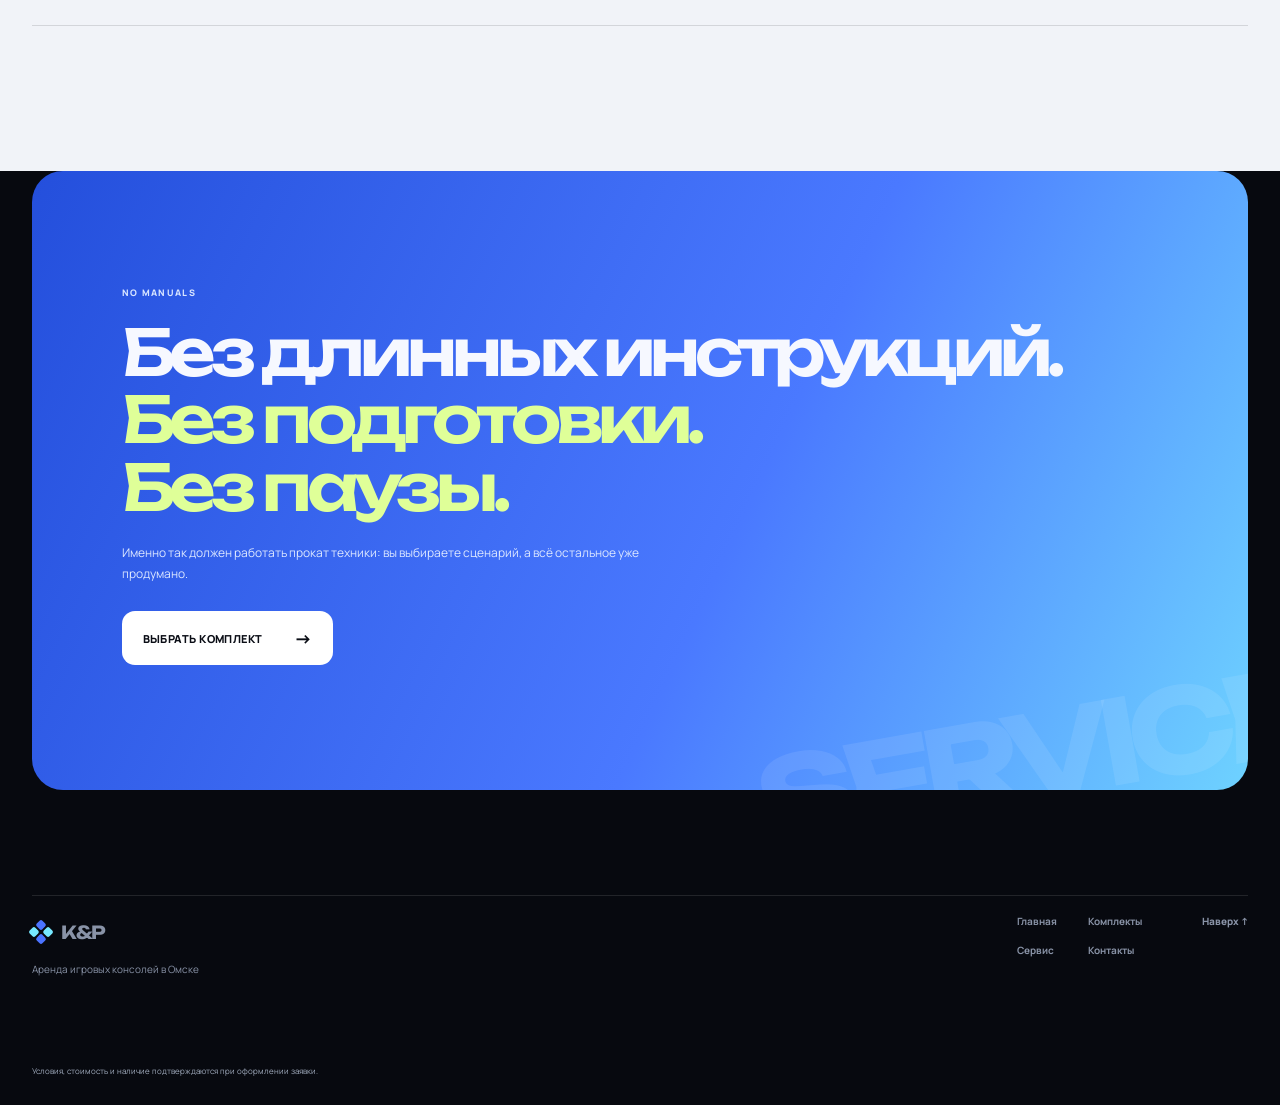
<file: service.html>
<!doctype html>
<html lang="ru">
  <head>
    <meta charset="UTF-8" /><meta name="viewport" content="width=device-width, initial-scale=1" /><meta name="theme-color" content="#07090f" /><meta name="description" content="Доставка, подключение и поддержка аренды PlayStation 5 K&P в Омске." /><title>Сервис — K&P</title>
    <link rel="icon" href="assets/favicon.svg?v=1" type="image/svg+xml" sizes="any" />
    <link rel="preconnect" href="https://fonts.googleapis.com" /><link rel="preconnect" href="https://fonts.gstatic.com" crossorigin /><link href="https://fonts.googleapis.com/css2?family=Manrope:wght@400;500;600;700;800&family=Unbounded:wght@500;600;700&display=swap" rel="stylesheet" /><link rel="stylesheet" href="styles.css" />
  </head>
  <body class="inner-page" data-page="service">
    <a class="skip-link" href="#content">Перейти к содержанию</a><div class="ambient ambient-one" aria-hidden="true"></div><div class="ambient ambient-two" aria-hidden="true"></div><div class="scroll-progress" aria-hidden="true"><i data-scroll-progress></i></div>
    <div class="topline"><div class="shell topline-inner"><p><span class="live-dot"></span> Принимаем заявки на сегодня</p><p>Омск <span>·</span> Доставка и подключение</p></div></div>
    <header class="site-header shell" data-header><a class="brand" href="index.html" aria-label="K&P — на главную"><span class="brand-symbol"><i></i><i></i><i></i><i></i></span><span class="brand-name">K&P</span><small>game rental</small></a><nav class="main-nav" aria-label="Главная навигация"><a href="index.html" data-nav="home">Главная</a><a href="sets.html" data-nav="sets">Комплекты</a><a href="service.html" data-nav="service">Сервис</a><a href="contacts.html" data-nav="contacts">Контакты</a></nav><button class="menu-toggle" type="button" aria-label="Открыть меню" aria-expanded="false" data-menu-toggle><i></i><i></i></button><button class="nav-cta" type="button" data-open-modal aria-label="Открыть форму бронирования"><span>Забронировать</span><b aria-hidden="true">↗</b></button></header>
    <main id="content">
      <section class="inner-hero shell"><div class="inner-hero-copy reveal"><p class="eyebrow"><span>03</span> Сервис</p><h1>Техника — наша.<br /><em>Вечер — ваш.</em></h1><p>Доставляем комплект, подключаем и проверяем запуск. Вы получаете готовую игровую систему без лишних действий.</p><button class="button button-accent" type="button" data-open-modal>Заказать с подключением <span>→</span></button></div><div class="inner-hero-art inner-photo-art service-hero-art reveal reveal-delay" data-glow data-tilt><img src="assets/media/controllers.webp" alt="Игроки держат контроллеры во время дружеского матча" fetchpriority="high" decoding="async" /><div class="inner-photo-shade" aria-hidden="true"></div><div class="art-stamp">PLUG<br /><strong>& PLAY</strong></div><div class="inner-photo-meta"><span>03 / SERVICE</span><b>STAY IN GAME</b></div></div></section>
      <section class="service-photo shell reveal" data-glow>
        <div class="service-photo-media parallax-media" data-parallax><img src="assets/media/controllers.webp" alt="Игроки держат контроллеры во время дружеского матча" loading="lazy" decoding="async" /></div>
        <div class="service-photo-copy"><p class="eyebrow"><span>HUMAN</span> Сервис без дистанции</p><h2>Мы рядом,<br /><em>пока идёт игра</em></h2><p>Не оставляем вас один на один с настройками. Подключим комплект, покажем управление и поможем, если появится вопрос.</p></div>
      </section>
      <section class="benefits shell inner-section"><div class="bento-grid"><article class="bento bento-large reveal"><span class="bento-number">01 / CONNECT</span><div class="bento-copy"><h3>Привезём.<br />Подключим.<br /><em>Проверим.</em></h3><p>Комплект уже настроен. Покажем управление и убедимся, что игра запускается.</p></div><div class="cable-art"><i></i><b></b><em></em></div></article><article class="bento bento-games reveal reveal-delay"><span class="bento-number">02 / GAMES</span><h3>Игры<br />уже внутри</h3><div class="game-stack"><i>FC</i><i>MK</i><i>GT</i></div></article><article class="bento bento-support reveal"><span class="bento-number">03 / SUPPORT</span><div class="support-orb"><i></i></div><h3>Остаёмся<br />на связи</h3><p>Если появится вопрос — поможем разобраться.</p></article><article class="bento bento-clean reveal reveal-delay"><span class="bento-number">04 / CARE</span><h3>Чистая техника.<br />Проверка перед<br />каждой арендой.</h3><div class="care-lines"><i></i><i></i><i></i><i></i></div></article></div></section>
      <section class="steps-section"><div class="shell section-space"><header class="section-heading section-heading-light reveal"><div><p class="eyebrow"><span>04</span> Процесс</p><h2>От заявки<br /><em>до первого матча</em></h2></div><p>Все детали согласуем заранее, чтобы в день аренды осталось только начать игру.</p></header><ol class="step-list"><li class="reveal"><span class="step-index">01</span><div><small>Заявка</small><h3>Выберите комплект</h3><p>Оставьте имя, телефон и удобный вариант аренды.</p></div><b>↗</b></li><li class="reveal"><span class="step-index">02</span><div><small>Подтверждение</small><h3>Согласуем время</h3><p>Уточним адрес, срок и состав комплекта.</p></div><b>↗</b></li><li class="reveal"><span class="step-index">03</span><div><small>Start</small><h3>Привезём и запустим</h3><p>Подключим консоль — можно сразу начинать игру.</p></div><b>↗</b></li></ol></div></section>
      <section class="service-manifest shell inner-section reveal"><span>NO MANUALS</span><h2>Без длинных инструкций.<br /><em>Без подготовки.<br />Без паузы.</em></h2><p>Именно так должен работать прокат техники: вы выбираете сценарий, а всё остальное уже продумано.</p><a class="button button-light" href="sets.html">Выбрать комплект <span>→</span></a></section>
    </main>
    <footer class="site-footer shell"><div class="footer-brand"><a class="brand" href="index.html"><span class="brand-symbol"><i></i><i></i><i></i><i></i></span><span class="brand-name">K&P</span></a><p>Аренда игровых консолей в Омске</p></div><nav aria-label="Навигация в подвале"><a href="index.html">Главная</a><a href="sets.html">Комплекты</a><a href="service.html">Сервис</a><a href="contacts.html">Контакты</a></nav><a class="to-top" href="#content">Наверх ↑</a><p class="footer-note">Условия, стоимость и наличие подтверждаются при оформлении заявки.</p></footer>
    <dialog class="booking-modal" aria-labelledby="booking-title"><button class="modal-close" type="button" aria-label="Закрыть форму" data-close-modal>×</button><div class="modal-index">K&P / BOOKING</div><p class="eyebrow"><span>01</span> Заявка на аренду</p><h2 id="booking-title">Ваш вечер<br /><em>начинается здесь</em></h2><form id="booking-form"><div class="form-row"><label><span>Ваше имя</span><input name="name" autocomplete="name" placeholder="Как к вам обращаться" required /></label><label><span>Телефон</span><input name="phone" inputmode="tel" autocomplete="tel" placeholder="+7 (___) ___-__-__" required /></label></div><div class="form-row"><label><span>Комплект</span><select name="package" id="modal-package"><option>Базовый</option><option>Вечеринка</option><option>Максимум</option></select></label><label><span>Срок</span><select name="duration" id="modal-duration"><option>1 день</option><option>2 дня</option><option>Все выходные</option></select></label></div><label><span>Комментарий</span><textarea name="comment" rows="3" placeholder="Дата, район или пожелания к играм"></textarea></label><button class="button button-accent" type="submit">Оставить заявку <span>→</span></button></form><p class="form-note">Форма не отправляет данные без подключённого канала приёма заявок.</p></dialog><div class="toast" role="status" aria-live="polite"><span>i</span><p><b>Демо-форма</b><small>Данные сохранены в форме, но пока не отправлены.</small></p></div><script src="script.js"></script>
  </body>
</html>
</file>
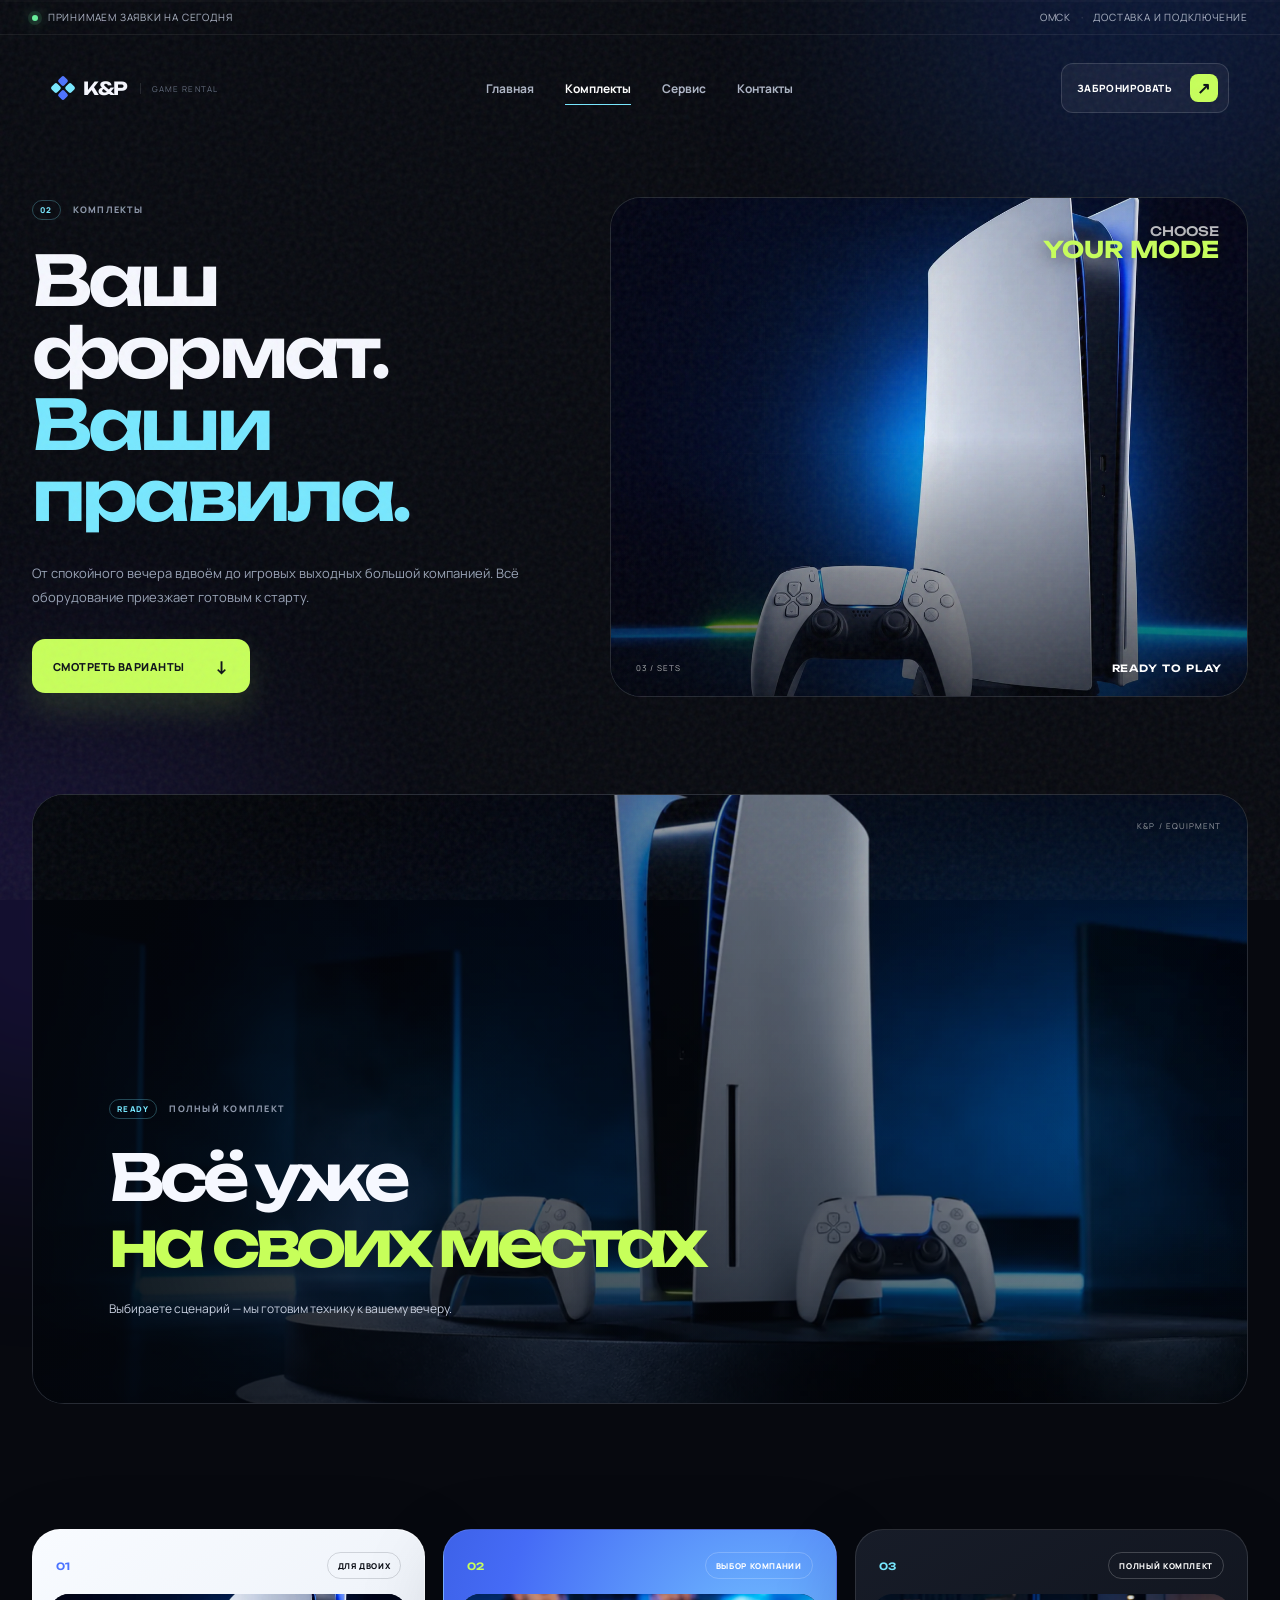
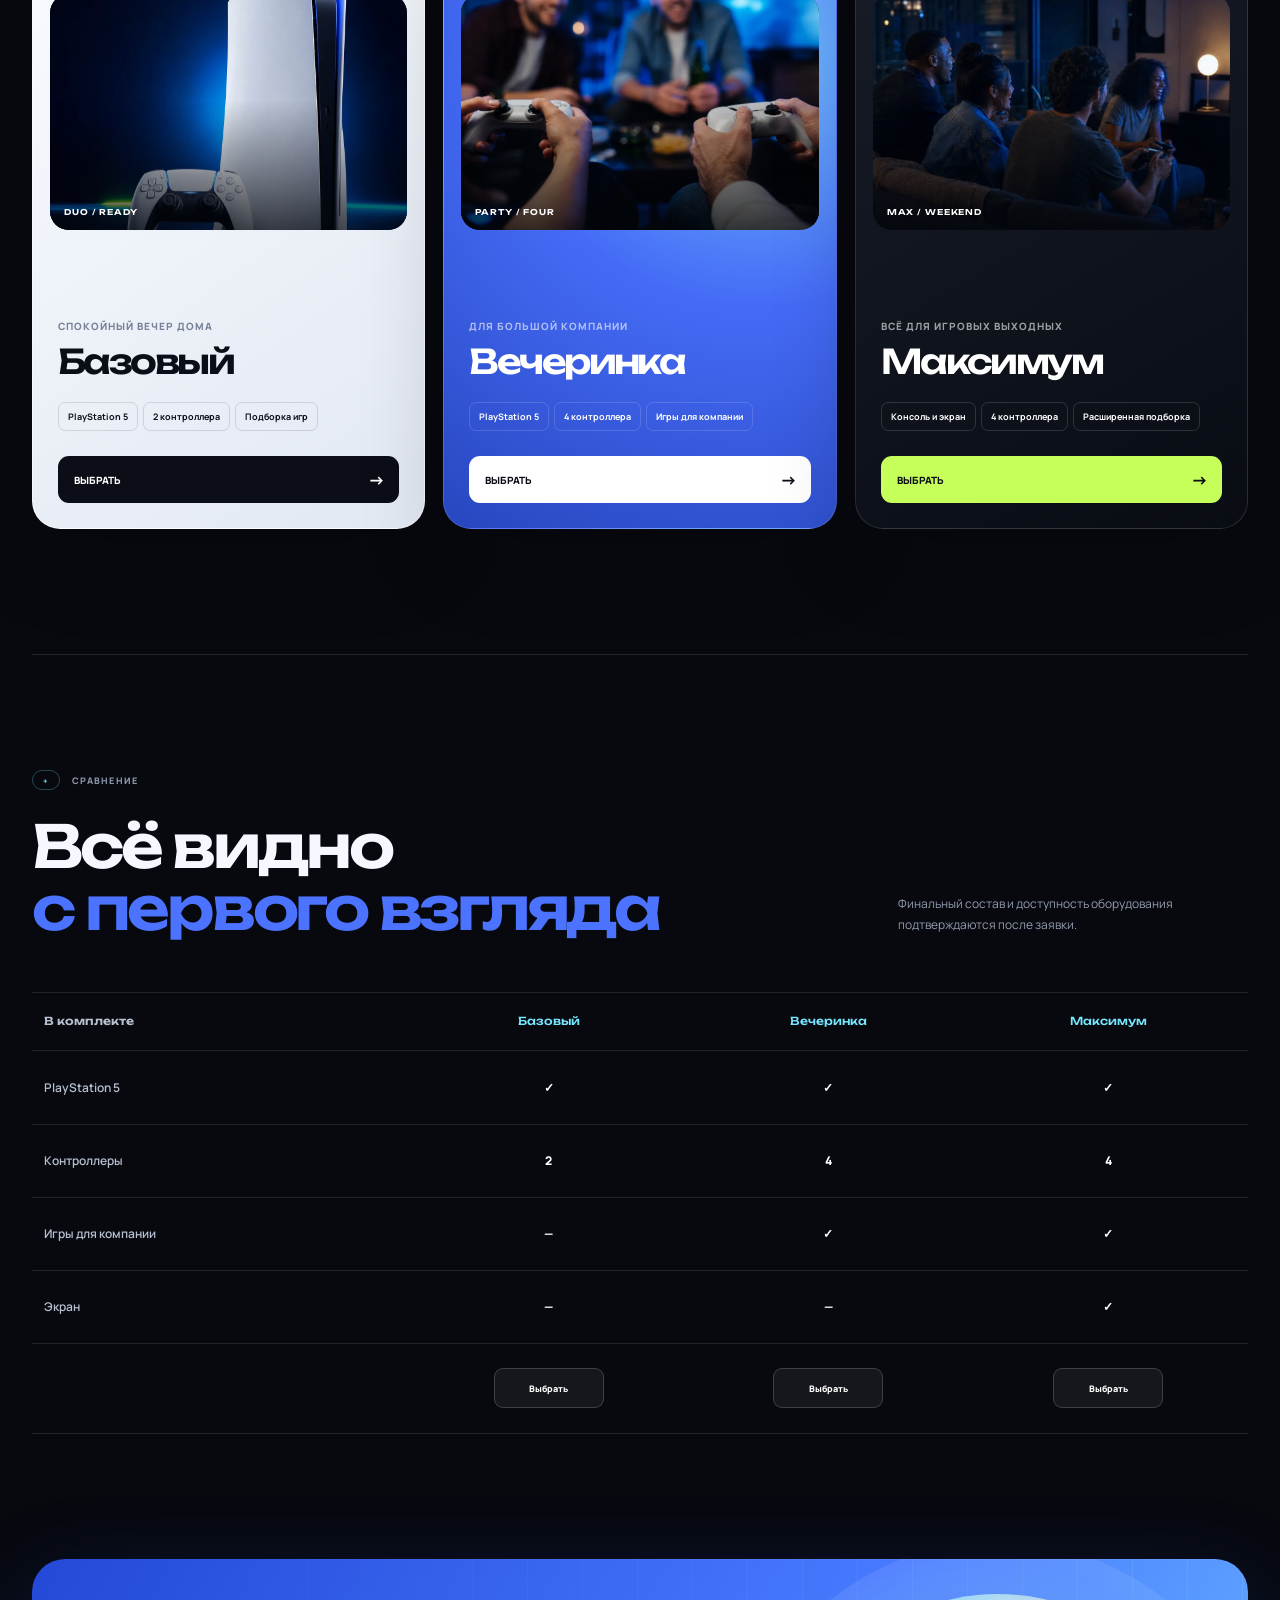
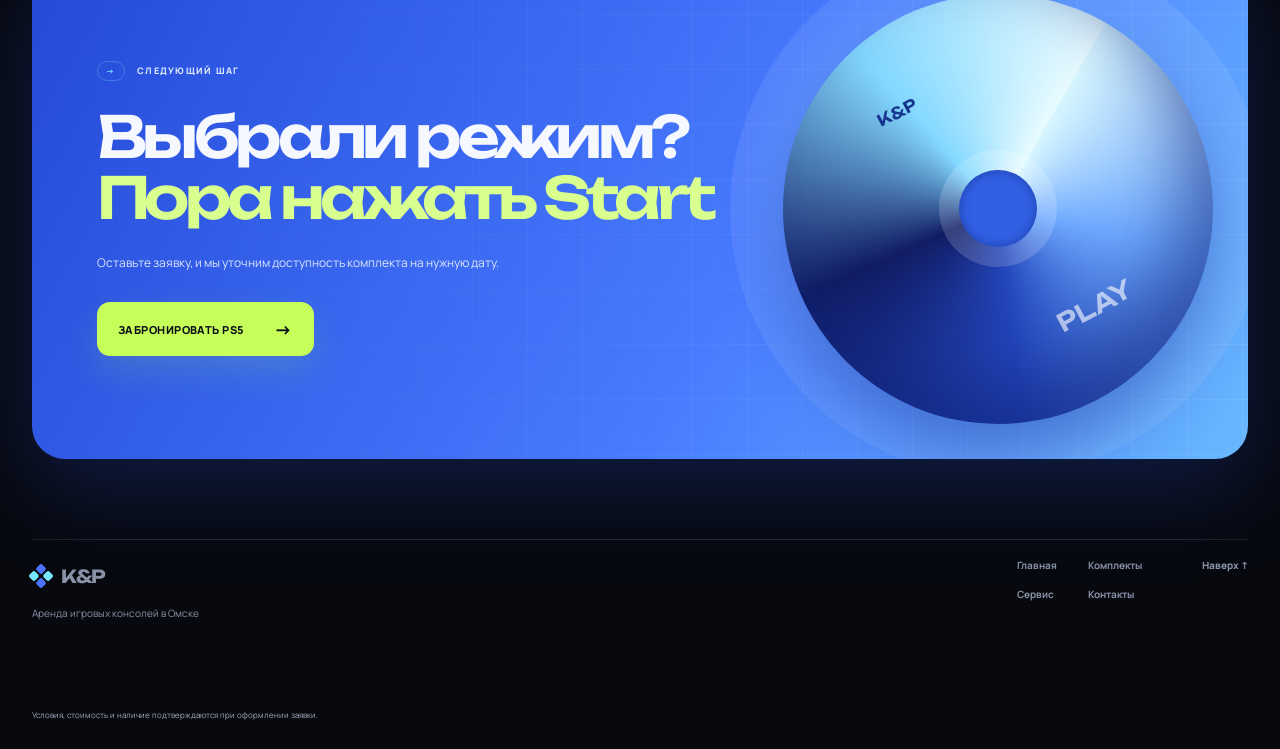
<file: sets.html>
<!doctype html>
<html lang="ru">
  <head>
    <meta charset="UTF-8" />
    <meta name="viewport" content="width=device-width, initial-scale=1" />
    <meta name="theme-color" content="#07090f" />
    <meta name="description" content="Комплекты аренды PlayStation 5 от K&P в Омске." />
    <title>Комплекты — K&P</title>
    <link rel="icon" href="assets/favicon.svg?v=1" type="image/svg+xml" sizes="any" />
    <link rel="preconnect" href="https://fonts.googleapis.com" />
    <link rel="preconnect" href="https://fonts.gstatic.com" crossorigin />
    <link href="https://fonts.googleapis.com/css2?family=Manrope:wght@400;500;600;700;800&family=Unbounded:wght@500;600;700&display=swap" rel="stylesheet" />
    <link rel="stylesheet" href="styles.css" />
  </head>
  <body class="inner-page" data-page="sets">
    <a class="skip-link" href="#content">Перейти к содержанию</a><div class="scroll-progress" aria-hidden="true"><i data-scroll-progress></i></div>
    <div class="ambient ambient-one" aria-hidden="true"></div><div class="ambient ambient-two" aria-hidden="true"></div>
    <div class="topline"><div class="shell topline-inner"><p><span class="live-dot"></span> Принимаем заявки на сегодня</p><p>Омск <span>·</span> Доставка и подключение</p></div></div>
    <header class="site-header shell" data-header>
      <a class="brand" href="index.html" aria-label="K&P — на главную"><span class="brand-symbol"><i></i><i></i><i></i><i></i></span><span class="brand-name">K&P</span><small>game rental</small></a>
      <nav class="main-nav" aria-label="Главная навигация"><a href="index.html" data-nav="home">Главная</a><a href="sets.html" data-nav="sets">Комплекты</a><a href="service.html" data-nav="service">Сервис</a><a href="contacts.html" data-nav="contacts">Контакты</a></nav><button class="menu-toggle" type="button" aria-label="Открыть меню" aria-expanded="false" data-menu-toggle><i></i><i></i></button>
      <button class="nav-cta" type="button" data-open-modal aria-label="Открыть форму бронирования"><span>Забронировать</span><b aria-hidden="true">↗</b></button>
    </header>

    <main id="content">
      <section class="inner-hero shell">
        <div class="inner-hero-copy reveal"><p class="eyebrow"><span>02</span> Комплекты</p><h1>Ваш формат.<br /><em>Ваши правила.</em></h1><p>От спокойного вечера вдвоём до игровых выходных большой компанией. Всё оборудование приезжает готовым к старту.</p><a class="button button-accent" href="#sets-options">Смотреть варианты <span>↓</span></a></div>
        <div class="inner-hero-art inner-photo-art sets-hero-art reveal reveal-delay" data-glow data-tilt><img src="assets/media/hero-console-v2.webp" alt="Игровая консоль и контроллер в студийном синем свете" fetchpriority="high" decoding="async" /><div class="inner-photo-shade" aria-hidden="true"></div><div class="art-stamp">CHOOSE<br /><strong>YOUR MODE</strong></div><div class="inner-photo-meta"><span>03 / SETS</span><b>READY TO PLAY</b></div></div>
      </section>

      <section class="photo-banner shell reveal parallax-media" data-parallax data-glow>
        <img src="assets/media/console-studio.webp" alt="Игровая консоль с двумя контроллерами в синем студийном свете" decoding="async" />
        <div class="photo-banner-shade" aria-hidden="true"></div>
        <div class="photo-banner-copy"><p class="eyebrow"><span>READY</span> Полный комплект</p><h2>Всё уже<br /><em>на своих местах</em></h2><p>Выбираете сценарий — мы готовим технику к вашему вечеру.</p></div>
        <span class="photo-banner-mark">K&P / EQUIPMENT</span>
      </section>

      <section class="shell inner-section" id="sets-options">
        <div class="package-grid package-grid-detail">
          <article class="package-card package-white reveal" data-glow data-tilt><div class="package-top"><span class="package-index">01</span><span class="package-tag">для двоих</span></div><div class="package-visual package-media"><img src="assets/media/hero-console-v2.webp" alt="Консоль и контроллер для базового комплекта" loading="lazy" decoding="async" /><span>DUO / READY</span></div><div class="package-content"><p>Спокойный вечер дома</p><h3>Базовый</h3><ul><li>PlayStation 5</li><li>2 контроллера</li><li>Подборка игр</li></ul><button type="button" data-open-modal data-package="Базовый">Выбрать <span>→</span></button></div></article>
          <article class="package-card package-blue reveal reveal-delay" data-glow data-tilt><div class="package-top"><span class="package-index">02</span><span class="package-tag">выбор компании</span></div><div class="package-visual package-media"><img src="assets/media/controllers.webp" alt="Игроки с контроллерами для комплекта Вечеринка" loading="lazy" decoding="async" /><span>PARTY / FOUR</span></div><div class="package-content"><p>Для большой компании</p><h3>Вечеринка</h3><ul><li>PlayStation 5</li><li>4 контроллера</li><li>Игры для компании</li></ul><button type="button" data-open-modal data-package="Вечеринка">Выбрать <span>→</span></button></div></article>
          <article class="package-card package-dark reveal reveal-delay-two" data-glow data-tilt><div class="package-top"><span class="package-index">03</span><span class="package-tag">полный комплект</span></div><div class="package-visual package-media"><img src="assets/media/game-night.webp" alt="Игровой вечер большой компании для комплекта Максимум" loading="lazy" decoding="async" /><span>MAX / WEEKEND</span></div><div class="package-content"><p>Всё для игровых выходных</p><h3>Максимум</h3><ul><li>Консоль и экран</li><li>4 контроллера</li><li>Расширенная подборка</li></ul><button type="button" data-open-modal data-package="Максимум">Выбрать <span>→</span></button></div></article>
        </div>
      </section>

      <section class="comparison shell inner-section">
        <header class="section-heading reveal"><div><p class="eyebrow"><span>+</span> Сравнение</p><h2>Всё видно<br /><em>с первого взгляда</em></h2></div><p>Финальный состав и доступность оборудования подтверждаются после заявки.</p></header>
        <div class="comparison-scroll reveal">
          <table class="comparison-table">
            <caption class="sr-only">Сравнение комплектов аренды</caption>
            <thead><tr><th scope="col">В комплекте</th><th scope="col">Базовый</th><th scope="col">Вечеринка</th><th scope="col">Максимум</th></tr></thead>
            <tbody>
              <tr><th scope="row">PlayStation 5</th><td>✓</td><td>✓</td><td>✓</td></tr>
              <tr><th scope="row">Контроллеры</th><td>2</td><td>4</td><td>4</td></tr>
              <tr><th scope="row">Игры для компании</th><td>—</td><td>✓</td><td>✓</td></tr>
              <tr><th scope="row">Экран</th><td>—</td><td>—</td><td>✓</td></tr>
            </tbody>
            <tfoot><tr><td></td><td><button data-open-modal data-package="Базовый">Выбрать</button></td><td><button data-open-modal data-package="Вечеринка">Выбрать</button></td><td><button data-open-modal data-package="Максимум">Выбрать</button></td></tr></tfoot>
          </table>
        </div>
      </section>

      <section class="final-cta shell reveal"><div class="final-copy"><p class="eyebrow"><span>→</span> Следующий шаг</p><h2>Выбрали режим?<br /><em>Пора нажать Start</em></h2><p>Оставьте заявку, и мы уточним доступность комплекта на нужную дату.</p><button class="button button-accent" type="button" data-open-modal>Забронировать PS5 <span>→</span></button></div><div class="final-disc" aria-hidden="true"><span>K&P</span><i></i><b>PLAY</b></div></section>
    </main>

    <footer class="site-footer shell"><div class="footer-brand"><a class="brand" href="index.html"><span class="brand-symbol"><i></i><i></i><i></i><i></i></span><span class="brand-name">K&P</span></a><p>Аренда игровых консолей в Омске</p></div><nav aria-label="Навигация в подвале"><a href="index.html">Главная</a><a href="sets.html">Комплекты</a><a href="service.html">Сервис</a><a href="contacts.html">Контакты</a></nav><a class="to-top" href="#content">Наверх ↑</a><p class="footer-note">Условия, стоимость и наличие подтверждаются при оформлении заявки.</p></footer>
    <dialog class="booking-modal" aria-labelledby="booking-title"><button class="modal-close" type="button" aria-label="Закрыть форму" data-close-modal>×</button><div class="modal-index">K&P / BOOKING</div><p class="eyebrow"><span>01</span> Заявка на аренду</p><h2 id="booking-title">Ваш вечер<br /><em>начинается здесь</em></h2><form id="booking-form"><div class="form-row"><label><span>Ваше имя</span><input name="name" autocomplete="name" placeholder="Как к вам обращаться" required /></label><label><span>Телефон</span><input name="phone" inputmode="tel" autocomplete="tel" placeholder="+7 (___) ___-__-__" required /></label></div><div class="form-row"><label><span>Комплект</span><select name="package" id="modal-package"><option>Базовый</option><option>Вечеринка</option><option>Максимум</option></select></label><label><span>Срок</span><select name="duration" id="modal-duration"><option>1 день</option><option>2 дня</option><option>Все выходные</option></select></label></div><label><span>Комментарий</span><textarea name="comment" rows="3" placeholder="Дата, район или пожелания к играм"></textarea></label><button class="button button-accent" type="submit">Оставить заявку <span>→</span></button></form><p class="form-note">Форма не отправляет данные без подключённого канала приёма заявок.</p></dialog>
    <div class="toast" role="status" aria-live="polite"><span>i</span><p><b>Демо-форма</b><small>Данные сохранены в форме, но пока не отправлены.</small></p></div><script src="script.js"></script>
  </body>
</html>
</file>
<file: styles.css>
:root {
  --bg: #07090f;
  --surface: #0e121b;
  --surface-2: #141a26;
  --paper: #f4f6fa;
  --ink: #f6f8ff;
  --dark: #0b0e16;
  --muted: #939caf;
  --blue: #4b73ff;
  --blue-2: #2550ed;
  --cyan: #77e8ff;
  --acid: #c7ff5a;
  --line: rgba(255, 255, 255, 0.11);
  --radius: 28px;
}

* { box-sizing: border-box; }
html { scroll-behavior: smooth; }
body { margin: 0; min-width: 320px; overflow-x: hidden; background: var(--bg); color: var(--ink); font-family: Manrope, Arial, sans-serif; }
body::before { content: ""; position: fixed; inset: 0; pointer-events: none; z-index: 100; opacity: .075; background-image: url("data:image/svg+xml,%3Csvg viewBox='0 0 180 180' xmlns='http://www.w3.org/2000/svg'%3E%3Cfilter id='n'%3E%3CfeTurbulence type='fractalNoise' baseFrequency='.94' numOctaves='3' stitchTiles='stitch'/%3E%3C/filter%3E%3Crect width='100%25' height='100%25' filter='url(%23n)' opacity='.9'/%3E%3C/svg%3E"); }
button, input, select, textarea { font: inherit; }
button, a, summary { -webkit-tap-highlight-color: transparent; }
button, summary { cursor: pointer; }
a { color: inherit; text-decoration: none; }
img { max-width: 100%; }
.shell { width: min(1240px, calc(100% - 64px)); margin-inline: auto; }
.skip-link { position: fixed; left: 16px; top: -80px; z-index: 200; padding: 12px 16px; border-radius: 10px; background: var(--acid); color: var(--dark); font-weight: 800; }.skip-link:focus { top: 16px; }
.ambient { position: fixed; pointer-events: none; filter: blur(120px); border-radius: 50%; opacity: .16; z-index: -1; }.ambient-one { width: 520px; height: 520px; background: #1c5eff; top: -240px; right: -130px; }.ambient-two { width: 460px; height: 460px; background: #633cff; bottom: -250px; left: -180px; }

.topline { border-bottom: 1px solid rgba(255,255,255,.07); color: #aeb6c7; font-size: 10px; letter-spacing: .08em; text-transform: uppercase; }.topline-inner { min-height: 34px; display: flex; align-items: center; justify-content: space-between; }.topline p { margin: 0; }.topline p span:not(.live-dot) { color: #4d566a; padding-inline: 7px; }.live-dot { display: inline-block; width: 6px; height: 6px; margin-right: 7px; border-radius: 50%; background: #65ef9a; box-shadow: 0 0 0 4px rgba(101,239,154,.12), 0 0 16px rgba(101,239,154,.75); }
.site-header { height: 82px; display: flex; align-items: center; justify-content: space-between; position: sticky; top: 12px; z-index: 30; margin-top: 12px; padding: 0 18px 0 21px; border: 1px solid transparent; border-radius: 18px; transition: background .25s ease, border-color .25s ease, box-shadow .25s ease; }.site-header.is-scrolled { background: rgba(8,11,18,.82); border-color: var(--line); backdrop-filter: blur(22px); box-shadow: 0 18px 40px rgba(0,0,0,.25); }.brand { display: inline-flex; align-items: center; gap: 11px; }.brand-symbol { display: grid; grid-template-columns: repeat(2, 8px); gap: 2px; transform: rotate(45deg); }.brand-symbol i { width: 8px; height: 8px; border-radius: 2px; background: var(--blue); }.brand-symbol i:nth-child(2),.brand-symbol i:nth-child(3) { background: var(--cyan); }.brand-name { font: 700 18px Unbounded, sans-serif; letter-spacing: -.08em; }.brand small { margin-left: 2px; padding-left: 11px; border-left: 1px solid var(--line); color: #626b7d; font-size: 8px; letter-spacing: .14em; text-transform: uppercase; }.main-nav { display: flex; gap: 31px; color: #aeb6c6; font-size: 11px; font-weight: 700; }.main-nav a { position: relative; }.main-nav a::after { content: ""; position: absolute; left: 0; right: 100%; bottom: -8px; height: 1px; background: var(--cyan); transition: right .25s ease; }.main-nav a:hover { color: white; }.main-nav a:hover::after { right: 0; }.nav-cta { display: flex; align-items: center; gap: 18px; border: 1px solid rgba(255,255,255,.14); border-radius: 12px; padding: 10px 10px 10px 15px; color: white; background: rgba(255,255,255,.05); font-size: 10px; font-weight: 800; text-transform: uppercase; letter-spacing: .04em; }.nav-cta b { display: grid; place-items: center; width: 28px; height: 28px; border-radius: 8px; background: var(--acid); color: var(--dark); font-size: 16px; transition: transform .25s ease; }.nav-cta:hover b { transform: rotate(45deg); }
.main-nav a.is-current { color: white; }.main-nav a.is-current::after { right: 0; }

.hero { padding-top: 50px; display: grid; grid-template-columns: .86fr 1.14fr; gap: 30px; align-items: center; }.hero-copy { position: relative; z-index: 2; padding: 35px 0 52px; }.eyebrow { display: flex; align-items: center; gap: 12px; margin: 0 0 25px; color: #8d97aa; text-transform: uppercase; font-size: 9px; font-weight: 800; letter-spacing: .14em; }.eyebrow span { display: grid; place-items: center; min-width: 28px; height: 20px; padding: 0 7px; border: 1px solid rgba(119,232,255,.28); border-radius: 20px; color: var(--cyan); font-size: 8px; }.hero h1 { margin: 0; font-family: Unbounded, sans-serif; text-transform: uppercase; letter-spacing: -.085em; line-height: .87; }.hero h1 > * { display: block; }.hero h1 span { font-size: clamp(46px, 5.7vw, 82px); font-weight: 700; }.hero h1 strong { margin-top: 11px; font-size: clamp(26px, 3.2vw, 46px); font-weight: 500; color: #798397; letter-spacing: -.07em; }.hero h1 em { margin-top: 8px; font-size: clamp(70px, 9.8vw, 142px); font-style: normal; font-weight: 700; color: transparent; background: linear-gradient(105deg,#fff 3%,#8bdcff 41%,#4f72ff 78%); background-clip: text; -webkit-background-clip: text; filter: drop-shadow(0 18px 35px rgba(67,113,255,.2)); }.hero-lead { max-width: 510px; margin: 35px 0 0; color: #a5adbd; font-size: 14px; line-height: 1.75; }.hero-lead b { color: white; }.hero-actions { display: flex; align-items: center; flex-wrap: wrap; gap: 25px; margin-top: 31px; }.button { display: inline-flex; align-items: center; justify-content: center; gap: 31px; min-height: 54px; padding: 0 21px; border: 0; border-radius: 13px; font-size: 11px; font-weight: 800; text-transform: uppercase; letter-spacing: .04em; transition: transform .25s ease, box-shadow .25s ease, background .25s ease; }.button:hover { transform: translateY(-3px); }.button span { font-size: 18px; }.button-accent { background: var(--acid); color: #0c1017; box-shadow: 0 16px 34px rgba(171,255,77,.14); }.button-accent:hover { box-shadow: 0 19px 42px rgba(171,255,77,.23); }.button-light { background: white; color: var(--dark); }.text-link { display: flex; align-items: center; gap: 10px; color: #c2c8d5; font-size: 11px; font-weight: 700; }.text-link i { display: grid; place-items: center; width: 31px; height: 31px; border: 1px solid var(--line); border-radius: 50%; color: var(--cyan); font-size: 8px; font-style: normal; }.text-link:hover { color: white; }.hero-points { display: grid; grid-template-columns: repeat(3,1fr); gap: 0; padding: 0; margin: 53px 0 0; list-style: none; border-top: 1px solid var(--line); }.hero-points li { padding: 19px 13px 0 0; position: relative; }.hero-points li:not(:last-child)::after { content: ""; position: absolute; top: 18px; right: 14px; width: 1px; height: 37px; background: var(--line); }.hero-points span { display: block; margin-bottom: 5px; color: #536077; font-size: 8px; }.hero-points b,.hero-points small { display: block; }.hero-points b { font-size: 12px; }.hero-points small { margin-top: 2px; color: #707a8f; font-size: 9px; }
.hero-stage { min-height: 660px; position: relative; overflow: hidden; isolation: isolate; border: 1px solid rgba(255,255,255,.1); border-radius: 32px; background: radial-gradient(circle at 65% 36%,rgba(78,120,255,.38),transparent 28%), radial-gradient(circle at 42% 74%,rgba(95,224,255,.15),transparent 30%), linear-gradient(145deg,#121827,#090c14 65%); box-shadow: inset 0 1px rgba(255,255,255,.08), 0 35px 80px rgba(0,0,0,.28); }.stage-grid { position: absolute; inset: 0; opacity: .3; z-index: -1; background-image: linear-gradient(rgba(255,255,255,.045) 1px,transparent 1px),linear-gradient(90deg,rgba(255,255,255,.045) 1px,transparent 1px); background-size: 58px 58px; mask-image: linear-gradient(to bottom,black,transparent 90%); }.stage-grid::after { content: ""; position: absolute; inset: 0; background: linear-gradient(115deg,transparent 30%,rgba(106,157,255,.12),transparent 68%); transform: translateX(-100%); animation: stageSweep 7s ease-in-out infinite; }.orbit { position: absolute; border: 1px solid rgba(133,185,255,.24); border-radius: 50%; }.orbit-a { width: 450px; height: 450px; top: 80px; left: 92px; box-shadow: 0 0 0 53px rgba(89,123,255,.045),0 0 0 110px rgba(89,123,255,.025); animation: orbitPulse 6s ease-in-out infinite; }.orbit-b { width: 240px; height: 240px; right: -74px; top: -68px; border-color: rgba(199,255,90,.21); box-shadow: inset 0 0 50px rgba(199,255,90,.05); }.stage-label { position: absolute; z-index: 8; padding: 12px 14px; border: 1px solid rgba(255,255,255,.12); border-radius: 11px; background: rgba(9,13,23,.64); backdrop-filter: blur(15px); box-shadow: 0 15px 30px rgba(0,0,0,.2); }.stage-label span,.stage-label small { display: block; }.stage-label span { color: var(--acid); font: 600 10px Unbounded,sans-serif; letter-spacing: .08em; }.stage-label small { margin-top: 4px; color: #9da7bb; font-size: 8px; }.label-top { top: 42px; left: 39px; }.label-side { right: 29px; top: 224px; }.label-side span { color: var(--cyan); }.console { position: absolute; z-index: 4; width: 270px; height: 495px; top: 75px; left: 47%; transform: translateX(-36%); filter: drop-shadow(32px 36px 29px rgba(0,0,0,.45)); animation: consoleFloat 6s ease-in-out infinite; }.console-wing,.console-core,.console-light,.console-base,.console-shadow { position: absolute; }.console-core { width: 84px; height: 466px; top: 4px; left: 94px; border-radius: 9px 9px 17px 17px; background: linear-gradient(104deg,#060812,#253148 45%,#02040a 78%); box-shadow: inset 5px 0 18px rgba(80,115,175,.23); }.console-wing { width: 135px; height: 454px; top: 0; background: linear-gradient(106deg,#fff 2%,#dbe4f3 48%,#8999b5 100%); }.console-wing-left { left: 0; clip-path: polygon(27% 0,100% 3%,79% 100%,0 100%); border-radius: 11px; }.console-wing-right { right: 0; transform: scaleX(-1); clip-path: polygon(27% 0,100% 3%,79% 100%,0 100%); border-radius: 11px; filter: brightness(.9); }.console-light { z-index: 3; width: 3px; height: 321px; top: 71px; left: 88px; background: #5ccfff; box-shadow: 0 0 10px #4bc4ff,0 0 27px #387eff; }.console-base { width: 282px; height: 14px; bottom: 12px; left: -6px; border-radius: 50%; background: #05070c; box-shadow: 0 8px 12px rgba(0,0,0,.55); }.console-shadow { width: 270px; height: 30px; bottom: 0; left: 11px; border-radius: 50%; background: rgba(0,0,0,.55); filter: blur(10px); }.controller { position: absolute; z-index: 7; width: 292px; height: 165px; right: 23px; bottom: 47px; transform: rotate(-13deg); filter: drop-shadow(19px 25px 22px rgba(0,0,0,.42)); animation: controllerFloat 5s ease-in-out infinite; }.controller-shell { position: absolute; left: 35px; top: 15px; width: 220px; height: 116px; border-radius: 72px 72px 48px 48px; background: linear-gradient(155deg,#fff 3%,#cfdaea 74%,#8998af); box-shadow: inset 0 4px 6px rgba(255,255,255,.8); }.controller-handle { position: absolute; width: 94px; height: 121px; top: 33px; border-radius: 34px 23px 55px 43px; background: linear-gradient(140deg,#fff,#c7d3e4 70%,#8797ae); }.handle-left { left: 9px; transform: rotate(17deg); }.handle-right { right: 9px; transform: rotate(-17deg) scaleX(-1); }.d-pad,.stick,.shape-buttons,.touchpad { position: absolute; z-index: 2; }.d-pad { left: 74px; top: 46px; color: #2d394d; font-size: 22px; }.shape-buttons { right: 61px; top: 41px; color: #2679ff; font-size: 11px; line-height: 15px; letter-spacing: 4px; }.stick { width: 29px; height: 29px; top: 84px; border-radius: 50%; background: radial-gradient(circle at 43% 37%,#66758c 3%,#172134 38%,#66758c 43%,#1b263a 67%); }.stick-one { left: 107px; }.stick-two { right: 107px; }.touchpad { width: 63px; height: 31px; top: 32px; left: 115px; border-radius: 7px 7px 14px 14px; background: linear-gradient(#637187,#253146); clip-path: polygon(12% 0,88% 0,100% 100%,0 100%); }.stage-word { position: absolute; left: 28px; bottom: 89px; z-index: 1; color: rgba(255,255,255,.035); font: 700 118px/.8 Unbounded,sans-serif; letter-spacing: -.12em; }.availability { position: absolute; left: 31px; right: 31px; bottom: 23px; z-index: 9; display: flex; align-items: center; gap: 12px; padding: 12px 15px; border: 1px solid rgba(255,255,255,.1); border-radius: 14px; background: rgba(8,12,20,.68); backdrop-filter: blur(16px); }.availability-icon { display: grid; place-items: center; width: 32px; height: 32px; border-radius: 10px; background: rgba(199,255,90,.12); color: var(--acid); }.availability p { margin: 0; }.availability b,.availability small { display: block; }.availability b { font-size: 10px; }.availability small { margin-top: 2px; color: #778196; font-size: 8px; }
.booking-bar { grid-column: 1/-1; min-height: 94px; display: grid; grid-template-columns: 1.3fr 1fr 1fr auto; align-items: center; gap: 0; margin-top: 7px; padding: 13px 13px 13px 25px; border: 1px solid var(--line); border-radius: 19px; background: #0d1119; box-shadow: 0 24px 50px rgba(0,0,0,.22); }.booking-intro span,.booking-intro b { display: block; }.booking-intro span { color: var(--cyan); font-size: 8px; font-weight: 800; letter-spacing: .11em; text-transform: uppercase; }.booking-intro b { margin-top: 5px; font-size: 13px; }.booking-bar label { display: grid; gap: 5px; padding: 0 24px; border-left: 1px solid var(--line); }.booking-bar label span { color: #677186; font-size: 8px; text-transform: uppercase; letter-spacing: .1em; }.booking-bar select { width: 100%; border: 0; outline: none; background: transparent; color: #fff; font-size: 11px; font-weight: 700; }.booking-bar option { color: #111; }.booking-submit { align-self: stretch; min-width: 172px; border: 0; border-radius: 13px; background: var(--blue); color: white; font-size: 10px; font-weight: 800; text-transform: uppercase; }.booking-submit span { margin-left: 19px; font-size: 17px; }.booking-submit:hover { background: #5b81ff; }

.ticker { margin-top: 98px; overflow: hidden; border-block: 1px solid rgba(255,255,255,.08); background: #0a0d14; }.ticker-track { width: max-content; display: flex; align-items: center; gap: 32px; padding: 17px 0; animation: marquee 24s linear infinite; }.ticker span { color: #8b94a6; font: 500 12px Unbounded,sans-serif; letter-spacing: -.03em; }.ticker i { color: var(--acid); font-style: normal; }.section-space { padding-top: 145px; padding-bottom: 145px; }.section-heading { display: flex; align-items: end; justify-content: space-between; gap: 50px; margin-bottom: 53px; }.section-heading > div { flex: 1; }.section-heading h2 { margin: 0; font: 600 clamp(35px,4.6vw,62px)/1.05 Unbounded,sans-serif; letter-spacing: -.075em; }.section-heading h2 em { color: var(--blue); font-style: normal; }.section-heading > p { max-width: 350px; margin: 0 0 4px; color: var(--muted); font-size: 12px; line-height: 1.75; }
.package-grid { display: grid; grid-template-columns: repeat(3,1fr); gap: 18px; }.package-card { min-height: 555px; display: flex; flex-direction: column; position: relative; overflow: hidden; border-radius: var(--radius); color: var(--dark); transition: transform .35s ease, box-shadow .35s ease; }.package-card:hover { transform: translateY(-8px); }.package-white { background: linear-gradient(145deg,#f8fbff,#e2e8f2); }.package-blue { background: radial-gradient(circle at 80% 20%,#72bfff,#456bf6 45%,#2746bf); color: white; box-shadow: 0 26px 70px rgba(41,80,219,.22); }.package-dark { border: 1px solid rgba(255,255,255,.1); background: linear-gradient(150deg,#171c28,#090c13); color: white; }.package-top { display: flex; justify-content: space-between; align-items: center; padding: 22px 23px 0; position: relative; z-index: 3; }.package-index { font: 600 10px Unbounded,sans-serif; color: var(--blue); }.package-blue .package-index { color: var(--acid); }.package-dark .package-index { color: var(--cyan); }.package-tag { padding: 7px 10px; border: 1px solid rgba(13,17,27,.15); border-radius: 20px; font-size: 8px; font-weight: 800; text-transform: uppercase; letter-spacing: .08em; }.package-blue .package-tag,.package-dark .package-tag { border-color: rgba(255,255,255,.2); }.package-visual { height: 240px; position: relative; }.package-content { position: relative; z-index: 4; margin-top: auto; padding: 0 25px 25px; }.package-content p { margin: 0 0 7px; color: #788197; font-size: 9px; font-weight: 800; text-transform: uppercase; letter-spacing: .1em; }.package-blue .package-content p,.package-dark .package-content p { color: rgba(255,255,255,.59); }.package-content h3 { margin: 0; font: 600 34px Unbounded,sans-serif; letter-spacing: -.075em; }.package-content ul { display: flex; flex-wrap: wrap; gap: 5px; padding: 0; margin: 20px 0 25px; list-style: none; }.package-content li { padding: 7px 9px; border: 1px solid rgba(10,14,22,.12); border-radius: 7px; font-size: 8px; font-weight: 700; }.package-blue .package-content li,.package-dark .package-content li { border-color: rgba(255,255,255,.14); }.package-content button { width: 100%; min-height: 47px; display: flex; align-items: center; justify-content: space-between; padding: 0 14px 0 16px; border: 0; border-radius: 11px; background: var(--dark); color: white; font-size: 10px; font-weight: 800; text-transform: uppercase; }.package-blue .package-content button { background: white; color: var(--dark); }.package-dark .package-content button { background: var(--acid); color: var(--dark); }.package-content button span { font-size: 17px; transition: transform .2s ease; }.package-content button:hover span { transform: translateX(5px); }.mini-ps { width: 142px; height: 240px; position: absolute; top: 19px; left: 50%; transform: translateX(-50%) rotate(5deg); filter: drop-shadow(24px 24px 17px rgba(25,52,105,.22)); }.mini-ps i,.mini-ps b,.mini-ps em { position: absolute; display: block; }.mini-ps i { width: 70px; height: 225px; left: 3px; background: linear-gradient(105deg,#fff,#b8c5d8); clip-path: polygon(36% 0,100% 3%,77% 100%,0 100%); }.mini-ps b { width: 52px; height: 218px; left: 49px; top: 4px; border-radius: 5px; background: linear-gradient(100deg,#05070c,#253248,#030408); }.mini-ps em { width: 70px; height: 225px; right: 0; background: linear-gradient(85deg,#8798b3,#fff); clip-path: polygon(0 3%,65% 0,100% 100%,23% 100%); }.mini-pad { position: absolute; width: 250px; height: 144px; left: 50%; top: 53px; transform: translateX(-50%) rotate(-9deg); border-radius: 73px 73px 43px 43px; background: linear-gradient(145deg,#fff,#c5d6eb); filter: drop-shadow(20px 24px 18px rgba(10,35,112,.35)); }.mini-pad::before,.mini-pad::after { content: ""; position: absolute; width: 83px; height: 105px; top: 41px; border-radius: 32px 24px 47px 39px; background: linear-gradient(145deg,#fff,#b9cde7); }.mini-pad::before { left: -2px; transform: rotate(17deg); }.mini-pad::after { right: -2px; transform: rotate(-17deg) scaleX(-1); }.mini-pad i,.mini-pad b,.mini-pad em { position: absolute; z-index: 2; }.mini-pad i { width: 19px; height: 19px; border-radius: 50%; top: 52px; background: #1b2942; }.mini-pad i:first-child { left: 54px; }.mini-pad i:nth-child(2) { right: 54px; }.mini-pad b { width: 32px; height: 32px; left: 109px; top: 79px; border-radius: 50%; background: #16233a; }.mini-pad em { width: 65px; height: 32px; left: 92px; top: 27px; border-radius: 7px; background: #4c5b73; }.mini-visual-three { overflow: hidden; }.screen-one,.screen-two { position: absolute; display: block; border: 1px solid rgba(255,255,255,.15); background: linear-gradient(140deg,#1c2c7a,#2e72ff 55%,#7fdfff); box-shadow: 0 20px 30px rgba(0,0,0,.35); }.screen-one { width: 226px; height: 143px; top: 45px; left: 50%; transform: translateX(-56%) rotate(-7deg); }.screen-two { width: 164px; height: 104px; top: 87px; left: 50%; transform: translateX(-28%) rotate(9deg); background: linear-gradient(140deg,#0b1124,#1a376d); }.screen-glow { position: absolute; width: 220px; height: 180px; top: 19px; left: 50%; transform: translateX(-50%); border-radius: 50%; background: #3c6dff; opacity: .27; filter: blur(49px); }
.bento-grid { display: grid; grid-template-columns: 1.35fr .65fr; gap: 17px; }.bento { min-height: 335px; position: relative; overflow: hidden; padding: 29px; border: 1px solid rgba(255,255,255,.1); border-radius: var(--radius); background: var(--surface); }.bento-number { color: #6c768a; font-size: 8px; letter-spacing: .12em; }.bento h3 { margin: 0; font: 600 31px/1.12 Unbounded,sans-serif; letter-spacing: -.07em; }.bento h3 em { color: var(--cyan); font-style: normal; }.bento p { color: #8993a7; font-size: 11px; line-height: 1.65; }.bento-large { min-height: 430px; background: radial-gradient(circle at 77% 40%,rgba(74,115,255,.28),transparent 28%),linear-gradient(140deg,#111726,#0a0d14); }.bento-copy { position: absolute; left: 29px; bottom: 29px; z-index: 3; }.bento-copy h3 { font-size: clamp(31px,3.2vw,45px); }.bento-copy p { max-width: 330px; margin: 19px 0 0; }.cable-art { position: absolute; width: 360px; height: 360px; right: -25px; top: 23px; border: 2px solid rgba(111,197,255,.5); border-left-color: transparent; border-radius: 50%; transform: rotate(-19deg); box-shadow: 0 0 0 28px rgba(65,109,255,.04),0 0 0 74px rgba(65,109,255,.025); }.cable-art::after { content: ""; position: absolute; width: 70px; height: 112px; right: 9px; top: 22px; border-radius: 15px; background: linear-gradient(140deg,#eff7ff,#8797b8); box-shadow: 14px 20px 28px rgba(0,0,0,.35); }.cable-art i,.cable-art b,.cable-art em { position: absolute; display: block; width: 9px; height: 9px; border-radius: 50%; background: var(--cyan); box-shadow: 0 0 13px var(--cyan); }.cable-art i { left: 4px; top: 173px; }.cable-art b { right: 23px; bottom: 81px; }.cable-art em { left: 89px; bottom: 21px; }.bento-games { background: linear-gradient(145deg,#5277ff,#244dd8); }.bento-games .bento-number { color: #cbd9ff; }.bento-games h3 { position: absolute; left: 29px; bottom: 29px; z-index: 5; }.game-stack i { position: absolute; display: grid; place-items: end start; width: 118px; height: 162px; padding: 13px; border-radius: 11px; color: white; font: 600 27px Unbounded,sans-serif; box-shadow: 13px 20px 28px rgba(11,31,95,.28); }.game-stack i:nth-child(1) { top: 56px; right: 83px; background: linear-gradient(140deg,#07182b,#28a7dc); transform: rotate(-12deg); }.game-stack i:nth-child(2) { top: 68px; right: 37px; background: linear-gradient(140deg,#31134b,#fc3d88); transform: rotate(5deg); }.game-stack i:nth-child(3) { top: 89px; right: -15px; background: linear-gradient(140deg,#112231,#d7ff67); color: #142017; transform: rotate(17deg); }.bento-support { background: linear-gradient(145deg,#f0f3f8,#d6deeb); color: var(--dark); }.bento-support .bento-number { color: #6e7787; }.bento-support h3 { position: absolute; bottom: 68px; left: 29px; }.bento-support p { position: absolute; bottom: 22px; left: 29px; color: #687183; }.support-orb { position: absolute; width: 210px; height: 210px; right: -19px; top: -23px; border-radius: 50%; background: radial-gradient(circle at 31% 27%,#eefaff,#5ca6ff 35%,#315bf0 66%,#10247a); box-shadow: inset -19px -25px 45px rgba(8,24,91,.35),0 20px 35px rgba(37,75,196,.22); }.support-orb i { position: absolute; width: 52px; height: 52px; left: 80px; top: 80px; border: 1px solid rgba(255,255,255,.65); border-radius: 50%; box-shadow: 0 0 0 19px rgba(255,255,255,.09); }.bento-clean { background: #10141e; }.bento-clean h3 { position: absolute; left: 29px; bottom: 29px; z-index: 3; font-size: 25px; }.care-lines { position: absolute; right: -55px; top: 27px; transform: rotate(-20deg); }.care-lines i { display: block; width: 320px; height: 1px; margin: 31px 0; background: linear-gradient(90deg,transparent,#597bff,#8eeaff,transparent); box-shadow: 0 0 12px #426bff; }
.steps-section { background: #f1f3f8; color: var(--dark); }.section-heading-light .eyebrow { color: #70798b; }.section-heading-light > p { color: #6f7889; }.step-list { list-style: none; padding: 0; margin: 0; border-top: 1px solid rgba(10,14,22,.13); }.step-list li { min-height: 160px; display: grid; grid-template-columns: 100px 1fr 55px; align-items: center; gap: 20px; border-bottom: 1px solid rgba(10,14,22,.13); transition: padding .3s ease, background .3s ease; }.step-list li:hover { padding-inline: 20px; background: white; }.step-index { color: var(--blue); font: 600 12px Unbounded,sans-serif; }.step-list small { color: #858d9b; font-size: 8px; font-weight: 800; letter-spacing: .1em; text-transform: uppercase; }.step-list h3 { margin: 7px 0 7px; font: 600 24px Unbounded,sans-serif; letter-spacing: -.06em; }.step-list p { margin: 0; color: #6e7787; font-size: 11px; }.step-list > li > b { font-size: 25px; color: var(--blue); font-weight: 500; }
.game-night { min-height: 650px; display: grid; grid-template-columns: .9fr 1.1fr; gap: 30px; align-items: stretch; }.night-copy { padding: 48px 15px 48px 0; display: flex; flex-direction: column; justify-content: center; }.night-copy h2 { margin: 0; font: 600 clamp(36px,4.4vw,58px)/1.08 Unbounded,sans-serif; letter-spacing: -.075em; }.night-copy h2 em { color: var(--cyan); font-style: normal; }.scenario-tabs { display: flex; gap: 8px; margin: 36px 0 23px; flex-wrap: wrap; }.scenario-tabs button { padding: 10px 13px; border: 1px solid var(--line); border-radius: 9px; background: transparent; color: #8892a6; font-size: 9px; font-weight: 800; }.scenario-tabs button.is-active { border-color: var(--acid); background: var(--acid); color: var(--dark); }.scenario-copy { max-width: 470px; min-height: 66px; margin: 0 0 25px; color: #949db0; font-size: 12px; line-height: 1.75; }.night-copy .button { align-self: flex-start; }.night-art { min-height: 560px; position: relative; overflow: hidden; border: 1px solid var(--line); border-radius: 31px; background: linear-gradient(145deg,#121a3d,#0b1022 55%,#080b13); }.night-art::before { content: ""; position: absolute; inset: 0; opacity: .28; background-image: linear-gradient(rgba(255,255,255,.06) 1px,transparent 1px),linear-gradient(90deg,rgba(255,255,255,.06) 1px,transparent 1px); background-size: 45px 45px; mask-image: linear-gradient(to bottom,black,transparent); }.night-sun { position: absolute; width: 440px; height: 440px; right: -60px; top: 27px; border-radius: 50%; background: radial-gradient(circle at 38% 36%,#c3f6ff,#548cff 36%,#243fbd 66%,#101856); box-shadow: inset -30px -40px 75px rgba(9,20,89,.45),0 0 0 52px rgba(81,114,255,.07),0 0 0 113px rgba(81,114,255,.035); }.night-card { position: absolute; z-index: 3; width: 172px; height: 235px; padding: 19px; display: flex; flex-direction: column; justify-content: space-between; border-radius: 16px; box-shadow: 20px 26px 38px rgba(0,0,0,.3); }.night-card span { font-size: 8px; letter-spacing: .15em; }.night-card b { font: 600 55px Unbounded,sans-serif; letter-spacing: -.1em; }.card-a { left: 65px; top: 130px; transform: rotate(-9deg); color: #b7c9ff; background: linear-gradient(145deg,#1f367c,#102052); border: 1px solid rgba(255,255,255,.16); }.card-b { left: 212px; top: 168px; transform: rotate(11deg); color: #11205b; background: linear-gradient(145deg,#effcff,#6ec9ff); }.night-pad { position: absolute; z-index: 5; width: 270px; height: 142px; right: 11px; bottom: 22px; border-radius: 75px 75px 45px 45px; transform: rotate(-14deg); background: linear-gradient(145deg,#fff,#bdcee5); filter: drop-shadow(18px 22px 22px rgba(0,0,0,.4)); }.night-pad i,.night-pad b { position: absolute; border-radius: 50%; background: #17233a; }.night-pad i { width: 19px; height: 19px; top: 51px; }.night-pad i:first-child { left: 59px; }.night-pad i:nth-child(2) { right: 59px; }.night-pad b { width: 33px; height: 33px; top: 76px; left: 118px; }.night-caption { position: absolute; right: 30px; top: 27px; color: rgba(255,255,255,.28); text-align: right; font: 500 17px/1.05 Unbounded,sans-serif; }.night-caption strong { color: var(--acid); font-size: 30px; }
.faq-list { border-top: 1px solid var(--line); }.faq-list details { border-bottom: 1px solid var(--line); }.faq-list summary { min-height: 80px; display: grid; grid-template-columns: 65px 1fr 30px; align-items: center; list-style: none; font: 500 16px Unbounded,sans-serif; letter-spacing: -.04em; }.faq-list summary::-webkit-details-marker { display: none; }.faq-list summary span { color: #4f5b72; font: 500 9px Unbounded,sans-serif; }.faq-list summary b { color: var(--cyan); font-size: 22px; font-weight: 400; transition: transform .25s ease; }.faq-list details[open] summary b { transform: rotate(45deg); }.faq-list details p { max-width: 710px; margin: -8px 0 28px 65px; color: #919bae; font-size: 12px; line-height: 1.75; }
.final-cta { min-height: 500px; display: flex; align-items: center; position: relative; overflow: hidden; margin-bottom: 80px; padding: 65px; border-radius: 33px; background: radial-gradient(circle at 77% 45%,rgba(141,219,255,.55),transparent 24%),linear-gradient(120deg,#2449d7,#477aff 58%,#69b8ff); box-shadow: 0 30px 90px rgba(40,82,222,.25); }.final-cta::after { content: ""; position: absolute; inset: 0; background-image: linear-gradient(rgba(255,255,255,.08) 1px,transparent 1px),linear-gradient(90deg,rgba(255,255,255,.08) 1px,transparent 1px); background-size: 55px 55px; mask-image: linear-gradient(90deg,transparent,black); }.final-copy { position: relative; z-index: 3; }.final-copy .eyebrow { color: #d8e6ff; }.final-copy h2 { margin: 0; font: 600 clamp(39px,4.5vw,61px)/1.07 Unbounded,sans-serif; letter-spacing: -.08em; }.final-copy h2 em { color: #d9ff8f; font-style: normal; }.final-copy > p:not(.eyebrow) { max-width: 460px; margin: 24px 0 29px; color: #dbe5ff; font-size: 12px; line-height: 1.7; }.final-disc { position: absolute; z-index: 2; width: 430px; height: 430px; right: 35px; top: 35px; border-radius: 50%; background: conic-gradient(from 30deg,#d7f6ff,#6ea8ff,#2245ba,#111c64,#83d8ff,#e8fbff); box-shadow: inset -29px -35px 69px rgba(13,32,118,.55),0 34px 60px rgba(21,46,149,.4),0 0 0 53px rgba(255,255,255,.08); animation: discFloat 7s ease-in-out infinite; }.final-disc::after { content: ""; position: absolute; inset: 41%; border-radius: 50%; background: #3260e5; box-shadow: inset 0 0 12px rgba(6,19,80,.4),0 0 0 20px rgba(255,255,255,.16); }.final-disc span { position: absolute; left: 93px; top: 108px; font: 600 16px Unbounded,sans-serif; color: #16348e; transform: rotate(-28deg); }.final-disc b { position: absolute; right: 77px; bottom: 103px; color: rgba(255,255,255,.6); font: 600 25px Unbounded,sans-serif; transform: rotate(-28deg); }.final-disc i { position: absolute; width: 95px; height: 1px; left: 74px; bottom: 112px; background: rgba(16,44,139,.35); transform: rotate(-28deg); }
.site-footer { min-height: 210px; display: grid; grid-template-columns: 1fr auto auto; align-items: start; gap: 60px; padding-top: 18px; color: #8993a7; border-top: 1px solid var(--line); }.footer-brand p { margin: 19px 0 0; font-size: 10px; }.site-footer nav { display: grid; grid-template-columns: repeat(2,auto); gap: 15px 31px; font-size: 10px; font-weight: 700; }.site-footer nav a:hover,.to-top:hover { color: white; }.to-top { font-size: 10px; font-weight: 800; }.footer-note { grid-column: 1/-1; margin: 0; color: #515a6d; font-size: 8px; }

/* Inner pages */
.inner-page .site-header { margin-bottom: 0; }.inner-section { padding-top: 115px; padding-bottom: 125px; }.inner-hero { min-height: 650px; display: grid; grid-template-columns: .92fr 1.08fr; gap: 35px; align-items: center; padding-top: 55px; padding-bottom: 70px; }.inner-hero-copy h1 { margin: 0; font: 600 clamp(43px,5.4vw,75px)/1.04 Unbounded,sans-serif; letter-spacing: -.085em; }.inner-hero-copy h1 em { color: var(--cyan); font-style: normal; }.inner-hero-copy > p:not(.eyebrow) { max-width: 520px; margin: 30px 0 0; color: #98a2b5; font-size: 13px; line-height: 1.8; }.inner-hero-copy > .button { margin-top: 30px; }.inner-hero-art { min-height: 500px; position: relative; overflow: hidden; isolation: isolate; border: 1px solid var(--line); border-radius: 31px; background: linear-gradient(145deg,#151c2b,#0a0e17); }.inner-hero-art::before { content: ""; position: absolute; inset: 0; z-index: -1; opacity: .35; background-image: linear-gradient(rgba(255,255,255,.055) 1px,transparent 1px),linear-gradient(90deg,rgba(255,255,255,.055) 1px,transparent 1px); background-size: 51px 51px; mask-image: radial-gradient(circle at 50% 50%,black,transparent 75%); }.art-stamp { position: absolute; right: 28px; top: 27px; color: rgba(255,255,255,.32); text-align: right; font: 500 13px/1.05 Unbounded,sans-serif; }.art-stamp strong { color: var(--acid); font-size: 23px; }.giant-number { position: absolute; right: -18px; bottom: -45px; color: rgba(255,255,255,.035); font: 700 340px/.8 Unbounded,sans-serif; letter-spacing: -.13em; }.sets-hero-art { background: radial-gradient(circle at 54% 45%,rgba(70,111,255,.52),transparent 31%),linear-gradient(145deg,#172247,#090d19); }.hero-pads { position: absolute; width: 335px; height: 185px; left: 50%; top: 50%; transform: translate(-52%,-44%) rotate(-10deg); border-radius: 93px 93px 54px 54px; background: linear-gradient(145deg,#fff,#c0d1e8); filter: drop-shadow(27px 33px 25px rgba(0,0,0,.4)); }.hero-pads::before,.hero-pads::after { content: ""; position: absolute; z-index: -1; width: 116px; height: 143px; top: 53px; border-radius: 38px 29px 64px 49px; background: linear-gradient(145deg,#fff,#afc3dc); }.hero-pads::before { left: -2px; transform: rotate(16deg); }.hero-pads::after { right: -2px; transform: rotate(-16deg) scaleX(-1); }.hero-pads i,.hero-pads b,.hero-pads em { position: absolute; }.hero-pads i { width: 25px; height: 25px; top: 68px; border-radius: 50%; background: #16243b; }.hero-pads i:first-child { left: 72px; }.hero-pads i:nth-child(2) { right: 72px; }.hero-pads b { width: 45px; height: 45px; left: 145px; top: 107px; border-radius: 50%; background: #132039; }.hero-pads em { width: 83px; height: 42px; left: 126px; top: 34px; border-radius: 9px; background: #4e5d72; }.package-grid-detail .package-card { min-height: 600px; }.comparison { border-top: 1px solid var(--line); }.comparison-table { border-top: 1px solid var(--line); }.comparison-row { min-height: 73px; display: grid; grid-template-columns: 1.5fr repeat(3,1fr); align-items: center; border-bottom: 1px solid var(--line); }.comparison-row > *:not(:first-child) { text-align: center; }.comparison-row span { color: #a7afbe; font-size: 11px; }.comparison-row b { font-size: 12px; }.comparison-head { min-height: 57px; color: var(--cyan); }.comparison-head b { font: 500 11px Unbounded,sans-serif; }.comparison-actions { min-height: 90px; }.comparison-actions button { justify-self: center; min-width: 110px; min-height: 39px; border: 1px solid rgba(255,255,255,.14); border-radius: 9px; background: rgba(255,255,255,.05); color: white; font-size: 9px; font-weight: 800; }.comparison-actions button:hover { border-color: var(--acid); color: var(--acid); }
.service-hero-art { background: radial-gradient(circle at 48% 48%,rgba(76,121,255,.4),transparent 34%),linear-gradient(145deg,#141b31,#080b13); }.service-ring { position: absolute; width: 330px; height: 330px; left: 50%; top: 50%; transform: translate(-50%,-48%); border: 2px solid rgba(120,228,255,.52); border-left-color: transparent; border-radius: 50%; box-shadow: 0 0 0 45px rgba(70,109,255,.055),0 0 0 94px rgba(70,109,255,.027),0 0 35px rgba(83,198,255,.25); }.service-ring i,.service-ring b,.service-ring em { position: absolute; width: 10px; height: 10px; display: block; border-radius: 50%; background: var(--cyan); box-shadow: 0 0 13px var(--cyan); }.service-ring i { left: 10px; top: 75px; }.service-ring b { right: 22px; top: 36px; }.service-ring em { right: 44px; bottom: 22px; background: var(--acid); box-shadow: 0 0 13px var(--acid); }.service-plug { position: absolute; width: 105px; height: 154px; left: 50%; top: 50%; transform: translate(-50%,-50%) rotate(12deg); border-radius: 24px; background: linear-gradient(145deg,#f8fcff,#8c9fbd); box-shadow: 20px 28px 38px rgba(0,0,0,.42); }.service-plug::before { content: ""; position: absolute; left: 27px; top: -35px; width: 11px; height: 48px; border-radius: 6px 6px 0 0; background: #d8e5f4; box-shadow: 39px 0 #d8e5f4; }.service-plug::after { content: "KP"; position: absolute; left: 36px; top: 62px; color: #31425d; font: 600 14px Unbounded,sans-serif; }.service-manifest { min-height: 535px; display: flex; flex-direction: column; align-items: flex-start; justify-content: center; position: relative; overflow: hidden; margin-bottom: 105px; padding-inline: clamp(30px,7vw,90px); border-radius: 31px; background: linear-gradient(115deg,#244fdc,#4a79ff 58%,#6ed2ff); }.service-manifest::after { content: "SERVICE"; position: absolute; right: -59px; bottom: -38px; color: rgba(255,255,255,.09); font: 700 116px Unbounded,sans-serif; letter-spacing: -.1em; transform: rotate(-10deg); }.service-manifest > span { color: #d8e5ff; font-size: 9px; font-weight: 800; letter-spacing: .15em; }.service-manifest h2 { position: relative; z-index: 2; margin: 20px 0; font: 600 clamp(39px,5vw,66px)/1.06 Unbounded,sans-serif; letter-spacing: -.08em; }.service-manifest h2 em { color: #dfff98; font-style: normal; }.service-manifest p { max-width: 540px; margin: 0 0 27px; color: #dce7ff; font-size: 12px; line-height: 1.75; }.service-manifest .button { position: relative; z-index: 2; }
.contact-hero-art { background: radial-gradient(circle at 53% 45%,rgba(87,124,255,.48),transparent 38%),linear-gradient(145deg,#171c34,#090c16); }.contact-radar { position: absolute; width: 350px; height: 350px; left: 50%; top: 50%; transform: translate(-50%,-50%); border: 1px solid rgba(122,225,255,.43); border-radius: 50%; box-shadow: 0 0 0 52px rgba(90,126,255,.06),0 0 0 105px rgba(90,126,255,.03); }.contact-radar::before,.contact-radar::after { content: ""; position: absolute; background: rgba(124,226,255,.28); }.contact-radar::before { width: 1px; height: 100%; left: 50%; }.contact-radar::after { height: 1px; width: 100%; top: 50%; }.contact-radar i,.contact-radar b,.contact-radar em { position: absolute; display: block; border-radius: 50%; }.contact-radar i { width: 23px; height: 23px; left: 67%; top: 28%; background: var(--acid); box-shadow: 0 0 0 10px rgba(199,255,90,.1),0 0 25px var(--acid); }.contact-radar b { width: 13px; height: 13px; left: 28%; top: 60%; background: var(--cyan); box-shadow: 0 0 0 8px rgba(119,232,255,.08),0 0 20px var(--cyan); }.contact-radar em { width: 44px; height: 44px; left: calc(50% - 22px); top: calc(50% - 22px); border: 1px solid rgba(255,255,255,.7); box-shadow: 0 0 0 15px rgba(255,255,255,.05); }.contact-cards { display: grid; grid-template-columns: repeat(3,1fr); gap: 17px; }.contact-card { min-height: 270px; display: flex; flex-direction: column; align-items: flex-start; padding: 27px; border: 1px solid var(--line); border-radius: 24px; background: var(--surface); }.contact-card > span { color: var(--cyan); font: 500 9px Unbounded,sans-serif; }.contact-card p { margin: auto 0 8px; color: #687286; font-size: 9px; text-transform: uppercase; letter-spacing: .12em; }.contact-card h3 { margin: 0; font: 600 27px Unbounded,sans-serif; letter-spacing: -.065em; }.contact-card small { margin-top: 10px; color: #7e899d; font-size: 9px; }.contact-card-accent { background: linear-gradient(140deg,#4777ff,#244ad0); }.contact-card-accent > span { color: var(--acid); }.contact-card-accent p { color: #c2d2ff; }.contact-card-accent button { width: 100%; display: flex; justify-content: space-between; align-items: center; margin-top: 23px; padding: 12px 13px; border: 0; border-radius: 10px; background: white; color: var(--dark); font-size: 9px; font-weight: 800; }.contact-card-accent button b { font-size: 17px; }.contact-final { min-height: 390px; display: flex; align-items: center; justify-content: space-between; gap: 50px; margin-bottom: 100px; padding: 55px 70px; overflow: hidden; position: relative; border: 1px solid var(--line); border-radius: 31px; background: radial-gradient(circle at 83% 50%,rgba(77,122,255,.33),transparent 26%),#101520; }.contact-final::after { content: "START"; position: absolute; right: 44px; bottom: -47px; color: rgba(255,255,255,.035); font: 700 147px Unbounded,sans-serif; letter-spacing: -.1em; }.contact-final h2 { margin: 0; font: 600 clamp(37px,4.5vw,60px)/1.08 Unbounded,sans-serif; letter-spacing: -.08em; }.contact-final h2 em { color: var(--cyan); font-style: normal; }.round-action { flex: 0 0 170px; height: 170px; position: relative; z-index: 2; display: flex; flex-direction: column; align-items: center; justify-content: center; gap: 15px; border: 0; border-radius: 50%; background: var(--acid); color: var(--dark); font-size: 11px; font-weight: 800; text-transform: uppercase; }.round-action b { font-size: 25px; font-weight: 500; transition: transform .25s ease; }.round-action:hover b { transform: rotate(45deg); }
.booking-modal { width: min(650px,calc(100% - 30px)); padding: 43px; border: 1px solid rgba(255,255,255,.12); border-radius: 25px; background: #10141e; color: white; box-shadow: 0 35px 100px rgba(0,0,0,.62); }.booking-modal::backdrop { background: rgba(3,5,10,.78); backdrop-filter: blur(9px); }.modal-close { position: absolute; right: 18px; top: 18px; display: grid; place-items: center; width: 36px; height: 36px; border: 1px solid var(--line); border-radius: 10px; background: #181e2a; color: white; font-size: 22px; }.modal-index { position: absolute; right: 64px; top: 27px; color: #555f73; font-size: 8px; letter-spacing: .12em; }.booking-modal h2 { margin: 0 0 30px; font: 600 34px/1.15 Unbounded,sans-serif; letter-spacing: -.07em; }.booking-modal h2 em { color: var(--cyan); font-style: normal; }.booking-modal form { display: grid; gap: 14px; }.form-row { display: grid; grid-template-columns: 1fr 1fr; gap: 12px; }.booking-modal label { display: grid; gap: 7px; }.booking-modal label > span { color: #778196; font-size: 8px; font-weight: 800; letter-spacing: .1em; text-transform: uppercase; }.booking-modal input,.booking-modal select,.booking-modal textarea { width: 100%; border: 1px solid rgba(255,255,255,.11); border-radius: 11px; outline: none; background: #0b0e16; color: white; padding: 13px 14px; font-size: 11px; resize: vertical; }.booking-modal input:focus,.booking-modal select:focus,.booking-modal textarea:focus { border-color: var(--cyan); box-shadow: 0 0 0 3px rgba(119,232,255,.09); }.booking-modal option { color: #111; }.booking-modal form .button { margin-top: 6px; }.form-note { margin: 16px 0 0; color: #626d81; font-size: 8px; line-height: 1.5; }.toast { position: fixed; right: 22px; bottom: 22px; z-index: 80; display: flex; align-items: center; gap: 11px; max-width: 380px; padding: 13px 15px; border: 1px solid rgba(255,255,255,.13); border-radius: 14px; background: #111722; color: white; box-shadow: 0 22px 60px rgba(0,0,0,.4); transform: translateY(150px); opacity: 0; transition: transform .35s ease,opacity .35s ease; }.toast.is-visible { transform: translateY(0); opacity: 1; }.toast > span { display: grid; place-items: center; width: 31px; height: 31px; border-radius: 9px; background: rgba(199,255,90,.12); color: var(--acid); }.toast p { margin: 0; }.toast b,.toast small { display: block; }.toast b { font-size: 10px; }.toast small { margin-top: 2px; color: #8490a5; font-size: 8px; }
.reveal { opacity: 0; transform: translateY(22px); transition: opacity .7s ease, transform .7s ease; }.reveal.is-visible { opacity: 1; transform: translateY(0); }.reveal-delay { transition-delay: .12s; }.reveal-delay-two { transition-delay: .22s; }
@keyframes marquee { to { transform: translateX(-50%); } }
@keyframes stageSweep { 0%,20% { transform: translateX(-100%); } 60%,100% { transform: translateX(100%); } }
@keyframes consoleFloat { 0%,100% { transform: translateX(-36%) translateY(0); } 50% { transform: translateX(-36%) translateY(-11px); } }
@keyframes controllerFloat { 0%,100% { transform: rotate(-13deg) translateY(0); } 50% { transform: rotate(-10deg) translateY(-9px); } }
@keyframes orbitPulse { 0%,100% { transform: scale(1); opacity: 1; } 50% { transform: scale(1.035); opacity: .65; } }
@keyframes discFloat { 0%,100% { transform: rotate(0) translateY(0); } 50% { transform: rotate(4deg) translateY(-10px); } }

@media (max-width: 1050px) { .main-nav { display: none; }.hero { grid-template-columns: 1fr; }.hero-copy { max-width: 730px; text-align: center; margin-inline: auto; }.hero-lead { margin-inline: auto; }.hero-actions { justify-content: center; }.hero-points { max-width: 570px; margin-inline: auto; margin-top: 48px; }.hero-stage { width: 100%; min-height: 650px; }.booking-bar { grid-template-columns: 1.1fr 1fr 1fr auto; }.package-grid { grid-template-columns: 1fr 1fr; }.package-card:last-child { grid-column: 1/-1; min-height: 500px; }.package-card:last-child .package-visual { height: 270px; }.bento-grid { grid-template-columns: 1fr 1fr; }.bento-large { grid-column: 1/-1; }.game-night { grid-template-columns: 1fr; }.night-copy { padding-bottom: 15px; }.final-disc { right: -80px; opacity: .72; }.inner-hero { grid-template-columns: 1fr; padding-top: 50px; }.inner-hero-copy { max-width: 760px; }.inner-hero-art { min-height: 540px; }.package-grid-detail .package-card:last-child { grid-column: 1/-1; }.contact-cards { grid-template-columns: 1fr 1fr; }.contact-card:last-child { grid-column: 1/-1; } }
@media (max-width: 760px) { .shell { width: min(100% - 30px,620px); }.topline-inner p:last-child { display: none; }.site-header { height: 68px; top: 8px; margin-top: 8px; padding-inline: 13px; }.brand small { display: none; }.nav-cta { padding-left: 11px; }.nav-cta span { display: none; }.hero { padding-top: 33px; }.hero-copy { padding-top: 21px; }.hero h1 span { font-size: clamp(41px,13vw,70px); }.hero h1 strong { font-size: clamp(23px,7vw,39px); }.hero h1 em { font-size: clamp(66px,20vw,113px); }.hero-lead { font-size: 12px; }.hero-points { grid-template-columns: 1fr; border-top: 0; border-left: 1px solid var(--line); text-align: left; padding-left: 16px; }.hero-points li { padding: 6px 0 13px; display: grid; grid-template-columns: 30px 1fr; }.hero-points span { grid-row: span 2; }.hero-points li::after { display: none; }.hero-stage { min-height: 500px; border-radius: 23px; }.orbit-a { width: 340px; height: 340px; left: calc(50% - 170px); top: 65px; }.console { top: 47px; left: 48%; transform: translateX(-36%) scale(.76); transform-origin: top; animation: none; }.controller { right: -30px; bottom: 39px; transform: rotate(-13deg) scale(.72); transform-origin: bottom right; animation: none; }.label-top { top: 20px; left: 18px; }.label-side { top: 176px; right: 13px; }.stage-word { font-size: 73px; left: 15px; bottom: 89px; }.availability { left: 14px; right: 14px; bottom: 13px; }.booking-bar { grid-template-columns: 1fr 1fr; gap: 12px; padding: 16px; }.booking-intro { grid-column: 1/-1; }.booking-bar label { padding: 11px 0 0; border-left: 0; border-top: 1px solid var(--line); }.booking-submit { grid-column: 1/-1; min-height: 49px; }.ticker { margin-top: 65px; }.section-space { padding-top: 95px; padding-bottom: 95px; }.section-heading { display: grid; gap: 18px; margin-bottom: 36px; }.package-grid,.bento-grid { grid-template-columns: 1fr; }.package-card:last-child,.bento-large { grid-column: auto; }.package-card { min-height: 520px; }.bento-large { min-height: 560px; }.cable-art { right: -170px; top: 21px; }.bento-copy { right: 25px; }.section-heading > p { max-width: 100%; }.step-list li { min-height: 174px; grid-template-columns: 40px 1fr 23px; gap: 10px; }.step-list h3 { font-size: 19px; }.game-night { padding-bottom: 95px; }.night-art { min-height: 520px; }.night-sun { right: -177px; }.card-a { left: 23px; top: 123px; }.card-b { left: 132px; top: 164px; }.night-pad { right: -68px; transform: rotate(-14deg) scale(.75); transform-origin: bottom right; }.faq-list summary { grid-template-columns: 36px 1fr 25px; font-size: 13px; }.faq-list details p { margin-left: 36px; }.final-cta { min-height: 610px; align-items: flex-start; padding: 42px 25px; margin-bottom: 55px; }.final-disc { width: 330px; height: 330px; top: auto; bottom: -72px; right: -43px; }.final-disc span { left: 70px; top: 84px; }.final-disc b { right: 59px; bottom: 79px; }.site-footer { grid-template-columns: 1fr auto; gap: 35px; padding-bottom: 35px; }.site-footer nav { display: none; }.footer-note { grid-column: 1/-1; }.form-row { grid-template-columns: 1fr; }.booking-modal { padding: 36px 20px 23px; }.booking-modal h2 { font-size: 26px; }.modal-index { display: none; }.inner-section { padding-top: 85px; padding-bottom: 95px; }.inner-hero { min-height: 0; padding-top: 55px; }.inner-hero-copy h1 { font-size: clamp(39px,12vw,60px); }.inner-hero-art { min-height: 430px; }.hero-pads { transform: translate(-50%,-48%) rotate(-10deg) scale(.74); }.giant-number { font-size: 230px; }.comparison-row { grid-template-columns: 1.25fr repeat(3,.8fr); }.comparison-row span { font-size: 9px; }.comparison-row b { font-size: 10px; }.comparison-actions button { min-width: 0; width: calc(100% - 8px); font-size: 7px; }.service-manifest { min-height: 560px; margin-bottom: 75px; padding-inline: 26px; }.service-manifest::after { font-size: 75px; }.contact-cards { grid-template-columns: 1fr; }.contact-card:last-child { grid-column: auto; }.contact-final { min-height: 590px; align-items: flex-start; padding: 43px 26px; }.round-action { position: absolute; left: 26px; bottom: 35px; width: 155px; height: 155px; } }
@media (max-width: 430px) { .hero-actions { align-items: stretch; flex-direction: column; }.text-link { justify-content: center; }.hero-stage { min-height: 470px; }.console { left: 43%; }.controller { right: -46px; }.package-card { min-height: 500px; }.night-card { transform: scale(.83); transform-origin: left top; }.card-a { left: 15px; }.card-b { left: 116px; }.night-caption { font-size: 13px; }.night-caption strong { font-size: 23px; }.final-copy h2 { font-size: 33px; } }
@media (prefers-reduced-motion: reduce) { *,*::before,*::after { scroll-behavior: auto !important; animation-duration: .01ms !important; animation-iteration-count: 1 !important; transition-duration: .01ms !important; }.reveal { opacity: 1; transform: none; } }

.menu-toggle { display: none; width: 40px; height: 40px; place-items: center; gap: 5px; padding: 11px; border: 1px solid var(--line); border-radius: 11px; background: rgba(255,255,255,.05); }
.menu-toggle i { display: block; width: 16px; height: 1px; background: white; transition: transform .25s ease; }
.site-header.is-menu-open .menu-toggle i:first-child { transform: translateY(3px) rotate(45deg); }
.site-header.is-menu-open .menu-toggle i:last-child { transform: translateY(-3px) rotate(-45deg); }

@media (max-width: 1050px) {
  .menu-toggle { display: grid; margin-left: auto; }
  .main-nav { position: absolute; left: 0; right: 0; top: calc(100% + 8px); display: flex; flex-direction: column; gap: 2px; padding: 12px; border: 1px solid var(--line); border-radius: 16px; background: rgba(8,11,18,.97); backdrop-filter: blur(22px); box-shadow: 0 24px 55px rgba(0,0,0,.4); opacity: 0; visibility: hidden; pointer-events: none; transform: translateY(-8px); transition: opacity .22s ease,transform .22s ease,visibility .22s ease; }
  .site-header.is-menu-open .main-nav { opacity: 1; visibility: visible; pointer-events: auto; transform: translateY(0); }
  .main-nav a { padding: 13px 12px; border-radius: 10px; }
  .main-nav a:hover,.main-nav a.is-current { background: rgba(255,255,255,.06); }
  .main-nav a::after { display: none; }
}

@media (max-width: 760px) { .nav-cta { margin-left: 6px; } }

/* Live media and motion */
.scroll-progress { position: fixed; top: 0; left: 0; right: 0; height: 2px; z-index: 150; pointer-events: none; background: rgba(255,255,255,.025); }
.scroll-progress i { display: block; width: 100%; height: 100%; transform: scaleX(0); transform-origin: left center; background: linear-gradient(90deg,var(--cyan),var(--blue),var(--acid)); box-shadow: 0 0 12px rgba(119,232,255,.65); }
[data-glow] { --pointer-x: 50%; --pointer-y: 50%; }
[data-glow]::after { content: ""; position: absolute; inset: 0; z-index: 6; pointer-events: none; border-radius: inherit; opacity: 0; background: radial-gradient(420px circle at var(--pointer-x) var(--pointer-y),rgba(119,232,255,.13),transparent 62%); transition: opacity .3s ease; }
[data-glow]:hover::after { opacity: 1; }
.cinematic-reel { min-height: 680px; position: relative; overflow: hidden; isolation: isolate; margin-top: 105px; border: 1px solid rgba(255,255,255,.13); border-radius: 33px; background: #0b111d; box-shadow: 0 38px 100px rgba(0,0,0,.35); }
.reel-video { position: absolute; inset: 0; width: 100%; height: 100%; object-fit: cover; transform: scale(1.015); }
.reel-shade { position: absolute; inset: 0; z-index: 1; background: linear-gradient(90deg,rgba(4,7,13,.88) 0%,rgba(4,7,13,.54) 38%,rgba(4,7,13,.08) 72%),linear-gradient(0deg,rgba(4,7,13,.68),transparent 48%); }
.reel-shade::after { content: ""; position: absolute; inset: 0; opacity: .26; background-image: linear-gradient(rgba(255,255,255,.04) 1px,transparent 1px),linear-gradient(90deg,rgba(255,255,255,.04) 1px,transparent 1px); background-size: 58px 58px; mask-image: linear-gradient(90deg,black,transparent 70%); }
.reel-copy { position: absolute; left: clamp(28px,6vw,76px); bottom: clamp(50px,9vw,104px); z-index: 3; max-width: 650px; }
.reel-copy .eyebrow { color: #c4cde0; }.reel-copy h2 { margin: 0; font: 600 clamp(42px,6vw,78px)/1.02 Unbounded,sans-serif; letter-spacing: -.085em; text-shadow: 0 11px 35px rgba(0,0,0,.35); }.reel-copy h2 em { color: var(--acid); font-style: normal; }.reel-copy > p:not(.eyebrow) { margin: 24px 0 0; color: #d7deeb; font-size: 13px; }
.reel-control { position: absolute; z-index: 8; right: 25px; top: 25px; display: grid; grid-template-columns: 35px auto; align-items: center; gap: 9px; padding: 8px 13px 8px 8px; border: 1px solid rgba(255,255,255,.2); border-radius: 13px; background: rgba(6,10,17,.55); color: white; backdrop-filter: blur(14px); }.reel-control span { display: grid; place-items: center; width: 35px; height: 35px; border-radius: 9px; background: var(--acid); color: var(--dark); font-size: 12px; font-weight: 800; }.reel-control small { font-size: 8px; font-weight: 800; text-transform: uppercase; letter-spacing: .09em; }
.reel-caption { position: absolute; z-index: 3; right: 27px; bottom: 25px; display: flex; align-items: center; gap: 10px; color: rgba(255,255,255,.63); font-size: 8px; letter-spacing: .11em; }.reel-caption i { display: block; width: 72px; height: 1px; background: linear-gradient(90deg,var(--acid),rgba(255,255,255,.15)); }.reel-caption b { font-weight: 700; }
.media-story { display: grid; grid-template-columns: 1.35fr .65fr; gap: 20px; padding-bottom: 145px; }
.story-frame { min-width: 0; position: relative; overflow: hidden; margin: 0; border: 1px solid var(--line); border-radius: 28px; background: var(--surface); }
.parallax-media { --media-shift: 0px; }
.parallax-media > img,.parallax-media img { width: 100%; height: 100%; display: block; object-fit: cover; transform: scale(1.08) translate3d(0,var(--media-shift),0); transition: transform .15s linear; }
.story-frame-wide { height: 560px; }.story-frame-wide::before,.story-frame-detail::before { content: ""; position: absolute; inset: 0; z-index: 2; background: linear-gradient(0deg,rgba(4,7,13,.75),transparent 48%); pointer-events: none; }
.story-frame figcaption { position: absolute; left: 24px; right: 24px; bottom: 23px; z-index: 4; display: flex; align-items: end; justify-content: space-between; gap: 20px; }.story-frame figcaption span { color: var(--cyan); font-size: 8px; font-weight: 800; letter-spacing: .12em; }.story-frame figcaption b { max-width: 240px; text-align: right; font: 500 16px Unbounded,sans-serif; letter-spacing: -.04em; }
.story-copy { display: flex; flex-direction: column; justify-content: center; padding: 35px 18px 35px 42px; }.story-copy h2 { margin: 0; font: 600 clamp(34px,4vw,51px)/1.08 Unbounded,sans-serif; letter-spacing: -.08em; }.story-copy h2 em { color: var(--cyan); font-style: normal; }.story-copy > p:not(.eyebrow) { margin: 24px 0 27px; color: #909aad; font-size: 12px; line-height: 1.75; }.story-copy .text-link { align-self: flex-start; }
.story-frame-detail { grid-column: 1/-1; width: 74%; height: 440px; justify-self: end; margin-top: 4px; }.story-frame-detail img { object-position: center 55%; }
.photo-banner { min-height: 610px; position: relative; overflow: hidden; margin-top: 15px; margin-bottom: 10px; border: 1px solid var(--line); border-radius: 32px; background: #0c111b; }
.photo-banner > img { position: absolute; inset: 0; width: 100%; height: 100%; object-fit: cover; object-position: center 46%; }.photo-banner-shade { position: absolute; inset: 0; z-index: 1; background: linear-gradient(90deg,rgba(3,6,12,.92),rgba(3,6,12,.42) 48%,rgba(3,6,12,.08)),linear-gradient(0deg,rgba(3,6,12,.5),transparent); }
.photo-banner-copy { position: absolute; z-index: 3; left: clamp(28px,6vw,76px); bottom: clamp(44px,8vw,84px); }.photo-banner-copy h2 { margin: 0; font: 600 clamp(39px,5vw,65px)/1.04 Unbounded,sans-serif; letter-spacing: -.08em; }.photo-banner-copy h2 em { color: var(--acid); font-style: normal; }.photo-banner-copy > p:not(.eyebrow) { max-width: 450px; margin: 22px 0 0; color: #c6cede; font-size: 12px; line-height: 1.7; }.photo-banner-mark { position: absolute; z-index: 3; right: 26px; top: 25px; color: rgba(255,255,255,.58); font-size: 8px; letter-spacing: .13em; }
.service-photo { min-height: 560px; display: grid; grid-template-columns: 1.16fr .84fr; overflow: hidden; margin-bottom: 15px; border: 1px solid var(--line); border-radius: 30px; background: var(--surface); }
.service-photo-media { min-height: 560px; overflow: hidden; }.service-photo-media img { object-position: 51% center; }.service-photo-copy { display: flex; flex-direction: column; justify-content: center; padding: 45px clamp(30px,5vw,65px); }.service-photo-copy h2 { margin: 0; font: 600 clamp(34px,4vw,51px)/1.08 Unbounded,sans-serif; letter-spacing: -.08em; }.service-photo-copy h2 em { color: var(--cyan); font-style: normal; }.service-photo-copy > p:not(.eyebrow) { margin: 24px 0 0; color: #929caf; font-size: 12px; line-height: 1.75; }
.contact-life { min-height: 540px; position: relative; overflow: hidden; margin-bottom: 15px; border: 1px solid var(--line); border-radius: 31px; background: #0c111b; }.contact-life::before { content: ""; position: absolute; inset: 0; z-index: 2; background: linear-gradient(90deg,rgba(4,7,13,.9),rgba(4,7,13,.42) 53%,rgba(4,7,13,.08)); }.contact-life img { position: absolute; inset: 0; }.contact-life-overlay { position: absolute; z-index: 4; left: clamp(27px,6vw,74px); top: 50%; transform: translateY(-50%); }.contact-life-overlay > p { margin: 0 0 14px; color: var(--cyan); font-size: 9px; font-weight: 800; letter-spacing: .12em; text-transform: uppercase; }.contact-life-overlay h2 { margin: 0 0 28px; font: 600 clamp(39px,5vw,63px)/1.06 Unbounded,sans-serif; letter-spacing: -.08em; }.contact-life-overlay h2 em { color: var(--acid); font-style: normal; }

@media (max-width: 900px) {
  .cinematic-reel { min-height: 620px; }
  .media-story { grid-template-columns: 1fr; }
  .story-frame-wide,.story-frame-detail { width: 100%; height: 480px; grid-column: auto; }
  .story-copy { padding: 65px 10px; }
  .service-photo { grid-template-columns: 1fr; }
  .service-photo-media { min-height: 480px; }
  .service-photo-copy { padding-block: 70px; }
}

@media (max-width: 600px) {
  .cinematic-reel { width: 100%; min-height: 620px; margin-top: 70px; border-radius: 0; border-inline: 0; }
  .reel-shade { background: linear-gradient(0deg,rgba(4,7,13,.9),rgba(4,7,13,.2) 70%),linear-gradient(90deg,rgba(4,7,13,.45),transparent); }
  .reel-copy { left: 22px; right: 22px; bottom: 64px; }
  .reel-copy h2 { font-size: 42px; }
  .reel-copy > p:not(.eyebrow) { font-size: 11px; }
  .reel-control { top: 15px; right: 15px; }
  .reel-caption { display: none; }
  .media-story { padding-bottom: 95px; }
  .story-frame-wide,.story-frame-detail { height: 390px; border-radius: 22px; }
  .story-copy { padding: 55px 3px; }
  .photo-banner { min-height: 560px; border-radius: 23px; }
  .photo-banner-shade { background: linear-gradient(0deg,rgba(3,6,12,.93),rgba(3,6,12,.2) 77%); }
  .photo-banner-copy { left: 24px; right: 24px; bottom: 35px; }
  .photo-banner-copy h2 { font-size: 38px; }
  .service-photo { border-radius: 23px; }
  .service-photo-media { min-height: 390px; }
  .service-photo-copy { padding: 52px 24px; }
  .contact-life { min-height: 560px; border-radius: 23px; }
  .contact-life::before { background: linear-gradient(0deg,rgba(4,7,13,.93),rgba(4,7,13,.22) 75%); }
  .contact-life-overlay { left: 24px; right: 24px; top: auto; bottom: 37px; transform: none; }
  .contact-life-overlay h2 { font-size: 38px; }
}

/* K&P / visual direction 2.0 */
:where(a,button,input,select,textarea,summary):focus-visible { outline: 2px solid var(--cyan); outline-offset: 4px; }
.main-nav { font-size: 12px; }
.hero h1,.inner-hero-copy h1,.section-heading h2 { letter-spacing: -.055em; text-wrap: balance; }
.hero-lead,.inner-hero-copy > p:not(.eyebrow),.section-heading > p { text-wrap: pretty; }
.button-accent { position: relative; overflow: hidden; isolation: isolate; }
.button-accent::after { content: ""; position: absolute; inset: -80% auto -80% -35%; width: 25%; z-index: -1; transform: rotate(18deg) translateX(-180%); background: rgba(255,255,255,.48); filter: blur(7px); transition: transform .55s ease; }
.button-accent:hover::after { transform: rotate(18deg) translateX(690%); }
.button:active,.nav-cta:active,.booking-submit:active,.package-content button:active,.mobile-booking-dock button:active { transform: translateY(1px) scale(.985); }

.hero-stage-photo { --tilt-rotate-x: 0deg; --tilt-rotate-y: 0deg; --tilt-move-x: 0px; --tilt-move-y: 0px; background: #070b14; perspective: 1100px; }
.hero-stage-photo::before { content: ""; position: absolute; inset: 0; z-index: 2; pointer-events: none; background: linear-gradient(180deg,rgba(2,5,12,.08),transparent 45%,rgba(2,5,12,.64)),linear-gradient(90deg,rgba(2,5,12,.22),transparent 45%); }
.hero-product-photo { position: absolute; inset: 0; z-index: 1; width: 100%; height: 100%; object-fit: cover; object-position: center; transform: scale(1.025) translate3d(var(--tilt-move-x),var(--tilt-move-y),0) rotateX(var(--tilt-rotate-x)) rotateY(var(--tilt-rotate-y)); transition: transform .18s ease-out,filter .4s ease; filter: saturate(.96) contrast(1.04); }
.hero-stage-photo:hover .hero-product-photo { filter: saturate(1.08) contrast(1.06); }
.hero-stage-photo .stage-grid { z-index: 3; opacity: .16; mix-blend-mode: screen; }
.hero-stage-photo .orbit { z-index: 3; opacity: .5; }
.hero-stage-photo .stage-word { z-index: 3; color: rgba(255,255,255,.055); }
.stage-live-mark { position: absolute; left: 32px; top: 50%; z-index: 8; display: flex; align-items: center; gap: 9px; transform: rotate(-90deg) translateX(-50%); transform-origin: left top; color: rgba(255,255,255,.58); font-size: 8px; font-weight: 800; letter-spacing: .14em; }
.stage-live-mark i { width: 6px; height: 6px; border-radius: 50%; background: var(--acid); box-shadow: 0 0 15px var(--acid); animation: livePulse 1.9s ease-in-out infinite; }

.package-card { border: 1px solid rgba(255,255,255,.12); box-shadow: 0 28px 85px rgba(0,0,0,.18); }
.package-white { border-color: rgba(255,255,255,.65); }
.package-visual.package-media { --tilt-move-x: 0px; --tilt-move-y: 0px; height: 236px; margin: 15px 17px 0; overflow: hidden; border-radius: 19px; background: #0a0f1a; box-shadow: inset 0 0 0 1px rgba(255,255,255,.1); }
.package-media::after { content: ""; position: absolute; inset: 0; z-index: 1; background: linear-gradient(0deg,rgba(3,6,12,.72),transparent 55%); }
.package-media img { width: 100%; height: 100%; display: block; object-fit: cover; transform: scale(1.06) translate3d(var(--tilt-move-x),var(--tilt-move-y),0); transition: transform .35s cubic-bezier(.2,.8,.2,1),filter .35s ease; }
.package-card:hover .package-media img { transform: scale(1.12) translate3d(var(--tilt-move-x),var(--tilt-move-y),0); filter: saturate(1.08); }
.package-media > span { position: absolute; left: 14px; bottom: 13px; z-index: 3; color: white; font: 600 8px Unbounded,sans-serif; letter-spacing: .11em; }
.package-white .package-media img { object-position: center 58%; }
.package-blue .package-media img { object-position: center 46%; }
.package-dark .package-media img { object-position: center 38%; }
.package-content { padding-top: 23px; }
.package-content p { font-size: 10px; }
.package-content li { font-size: 9px; }

.inner-photo-art { --tilt-rotate-x: 0deg; --tilt-rotate-y: 0deg; --tilt-move-x: 0px; --tilt-move-y: 0px; perspective: 1100px; background: #090e18; }
.inner-photo-art::before { z-index: 2; opacity: .22; mix-blend-mode: screen; }
.inner-photo-art > img { position: absolute; inset: 0; z-index: 1; width: 100%; height: 100%; object-fit: cover; transform: scale(1.05) translate3d(var(--tilt-move-x),var(--tilt-move-y),0) rotateX(var(--tilt-rotate-x)) rotateY(var(--tilt-rotate-y)); transition: transform .2s ease-out,filter .35s ease; }
.inner-photo-shade { position: absolute; inset: 0; z-index: 2; background: linear-gradient(180deg,rgba(2,5,12,.1),transparent 48%,rgba(2,5,12,.72)),linear-gradient(90deg,rgba(2,5,12,.18),transparent 55%); }
.inner-photo-art .art-stamp { z-index: 4; color: rgba(255,255,255,.75); text-shadow: 0 2px 18px rgba(0,0,0,.55); }
.inner-photo-meta { position: absolute; left: 25px; right: 25px; bottom: 22px; z-index: 4; display: flex; align-items: center; justify-content: space-between; gap: 18px; color: rgba(255,255,255,.68); font-size: 8px; letter-spacing: .12em; }
.inner-photo-meta b { color: white; font: 600 10px Unbounded,sans-serif; }
.service-hero-art > img { object-position: center 48%; }
.contact-hero-art > img { object-position: center 43%; }

.cinematic-reel { margin-top: 0; margin-bottom: 125px; }
.reel-caption .reel-progress { width: 108px; height: 2px; overflow: hidden; position: relative; background: rgba(255,255,255,.16); }
.reel-caption .reel-progress b { position: absolute; inset: 0; transform: scaleX(0); transform-origin: left center; background: linear-gradient(90deg,var(--acid),var(--cyan)); will-change: transform; }
.reel-caption > strong { color: rgba(255,255,255,.72); font-size: 8px; }

.booking-modal { width: min(700px,calc(100% - 30px)); max-height: min(880px,calc(100vh - 28px)); overflow: auto; background: radial-gradient(circle at 88% 8%,rgba(78,111,255,.16),transparent 29%),#0d121d; }
.booking-summary { display: flex; align-items: center; justify-content: space-between; gap: 20px; margin: -11px 0 24px; padding: 13px 15px; border: 1px solid rgba(119,232,255,.18); border-radius: 13px; background: rgba(119,232,255,.055); }
.booking-summary span,.booking-summary b { display: block; }
.booking-summary span { color: #758198; font-size: 8px; font-weight: 800; letter-spacing: .1em; text-transform: uppercase; }
.booking-summary b { margin-top: 4px; font: 500 12px Unbounded,sans-serif; }
.booking-summary i { display: grid; place-items: center; min-width: 52px; height: 28px; border-radius: 8px; background: var(--acid); color: var(--dark); font-size: 8px; font-style: normal; font-weight: 800; }
.booking-date { grid-column: 1/-1; }
.booking-modal input[type="date"] { color-scheme: dark; }
.booking-modal .button { width: 100%; }

.section-rail { position: fixed; right: max(14px,calc((100vw - 1430px)/2)); top: 50%; z-index: 24; display: grid; gap: 14px; transform: translateY(-50%); }
.section-rail a { display: flex; align-items: center; justify-content: flex-end; gap: 9px; min-height: 22px; color: #697488; font-size: 8px; font-weight: 800; letter-spacing: .1em; text-transform: uppercase; }
.section-rail a span { width: 0; overflow: hidden; opacity: 0; white-space: nowrap; transform: translateX(7px); transition: width .25s ease,opacity .25s ease,transform .25s ease; }
.section-rail a i { width: 6px; height: 6px; border: 1px solid #657188; border-radius: 50%; transition: transform .25s ease,background .25s ease,box-shadow .25s ease; }
.section-rail a:hover span,.section-rail a.is-active span { width: 72px; opacity: 1; transform: none; }
.section-rail a.is-active { color: white; }
.section-rail a.is-active i { transform: scale(1.35); border-color: var(--acid); background: var(--acid); box-shadow: 0 0 14px rgba(199,255,90,.72); }
.mobile-booking-dock { display: none; }

@media (max-width: 1280px) {
  .section-rail { display: none; }
}

@media (max-width: 760px) {
  body { padding-bottom: 86px; }
  .hero { gap: 18px; }
  .hero-copy { padding-bottom: 14px; }
  .hero h1,.inner-hero-copy h1 { letter-spacing: -.045em; }
  .hero-lead { margin-top: 26px; }
  .hero-points { display: flex; max-width: none; overflow-x: auto; gap: 8px; margin-top: 28px; padding: 0 0 8px; border: 0; scrollbar-width: none; }
  .hero-points::-webkit-scrollbar { display: none; }
  .hero-points li { min-width: 142px; display: block; padding: 12px 13px; border: 1px solid var(--line); border-radius: 13px; background: rgba(255,255,255,.035); }
  .hero-points span { margin-bottom: 7px; }
  .hero-points b { font-size: 12px; }
  .hero-stage { min-height: 410px; }
  .hero-product-photo { object-position: center 58%; }
  .stage-live-mark { display: none; }
  .label-side { top: 137px; }
  .stage-word { bottom: 78px; }
  .booking-bar { position: relative; z-index: 9; margin-top: -7px; box-shadow: 0 24px 70px rgba(0,0,0,.35); }
  .package-visual.package-media { height: 218px; }
  .package-content { padding-top: 18px; }
  .cinematic-reel { margin-bottom: 90px; }
  .inner-photo-art { min-height: 390px; }
  .inner-photo-art .art-stamp { right: 18px; top: 18px; }
  .inner-photo-meta { left: 18px; right: 18px; bottom: 17px; }
  .mobile-booking-dock { position: fixed; left: 10px; right: 10px; bottom: max(10px,env(safe-area-inset-bottom)); z-index: 55; display: flex; align-items: center; justify-content: space-between; gap: 14px; padding: 9px 9px 9px 14px; border: 1px solid rgba(255,255,255,.15); border-radius: 17px; background: rgba(8,12,20,.88); backdrop-filter: blur(22px); box-shadow: 0 22px 60px rgba(0,0,0,.48); transition: transform .3s ease,opacity .3s ease; }
  .mobile-booking-dock span small,.mobile-booking-dock span b { display: block; }
  .mobile-booking-dock span small { color: var(--cyan); font-size: 7px; font-weight: 800; letter-spacing: .11em; text-transform: uppercase; }
  .mobile-booking-dock span b { margin-top: 3px; font-size: 11px; }
  .mobile-booking-dock button { min-height: 45px; display: flex; align-items: center; gap: 10px; padding: 0 10px 0 14px; border: 0; border-radius: 11px; background: var(--acid); color: var(--dark); font-size: 9px; font-weight: 900; letter-spacing: .06em; }
  .mobile-booking-dock button i { display: grid; place-items: center; width: 27px; height: 27px; border-radius: 8px; background: rgba(8,12,20,.12); font-size: 13px; font-style: normal; }
  body.is-booking-open .mobile-booking-dock { transform: translateY(130%); opacity: 0; }
  .booking-modal { padding: 35px 18px 23px; }
  .booking-summary { margin-top: -3px; }
}

@media (max-width: 430px) {
  .hero-stage { min-height: 380px; }
  .label-side { display: none; }
  .availability { padding-block: 9px; }
  .package-card { min-height: 530px; }
}

@media (prefers-reduced-motion: reduce) {
  .hero-product-photo,.inner-photo-art > img,.package-media img { transform: none !important; }
  .stage-live-mark i { animation: none; }
  .ticker-track,.stage-grid::after,.orbit,.live-dot { animation: none !important; }
}

.sr-only { position: absolute !important; width: 1px !important; height: 1px !important; padding: 0 !important; margin: -1px !important; overflow: hidden !important; clip: rect(0,0,0,0) !important; white-space: nowrap !important; border: 0 !important; }
.booking-bar select:focus-visible { outline: 2px solid var(--cyan); outline-offset: 4px; }
.footer-note,.form-note { color: #a2adbf; }
.booking-bar label > span { color: #9ca8ba; }
.comparison-scroll { overflow-x: auto; border-top: 1px solid var(--line); scrollbar-color: var(--cyan) #111722; }
table.comparison-table { width: 100%; min-width: 650px; border-collapse: collapse; border-top: 0; table-layout: fixed; }
.comparison-table th,.comparison-table td { height: 73px; padding: 0 12px; border-bottom: 1px solid var(--line); text-align: center; font-size: 12px; }
.comparison-table tr > :first-child { width: 31%; text-align: left; color: #b7c0cf; font-weight: 600; }
.comparison-table thead th { height: 58px; color: var(--cyan); font: 500 11px Unbounded,sans-serif; }
.comparison-table tbody td { color: white; font-weight: 800; }
.comparison-table tfoot td { height: 90px; }
.comparison-table tfoot button { min-width: 110px; min-height: 40px; border: 1px solid rgba(255,255,255,.18); border-radius: 9px; background: rgba(255,255,255,.06); color: white; font-size: 9px; font-weight: 800; }
.comparison-table tfoot button:hover { border-color: var(--acid); color: var(--acid); }

@media (max-width: 760px) {
  .booking-modal input,.booking-modal select,.booking-modal textarea { min-height: 44px; font-size: 16px; }
  .booking-modal textarea { min-height: 88px; }
  .menu-toggle { width: 44px; height: 44px; }
  .modal-close { width: 44px; height: 44px; }
  body::before { opacity: .035; }
  .site-header.is-scrolled,.mobile-booking-dock { backdrop-filter: blur(14px); }
  .comparison-scroll { margin-inline: -2px; padding-bottom: 8px; }
}

.reveal { opacity: 1; transform: none; }
.js .reveal { opacity: 0; transform: translateY(22px); }
.js .reveal.is-visible { opacity: 1; transform: translateY(0); }
.js .package-card.reveal.is-visible:hover { transform: translateY(-8px); }

@media (prefers-reduced-motion: reduce) {
  .js .reveal,.js .reveal.is-visible { opacity: 1; transform: none; }
}
</file>
